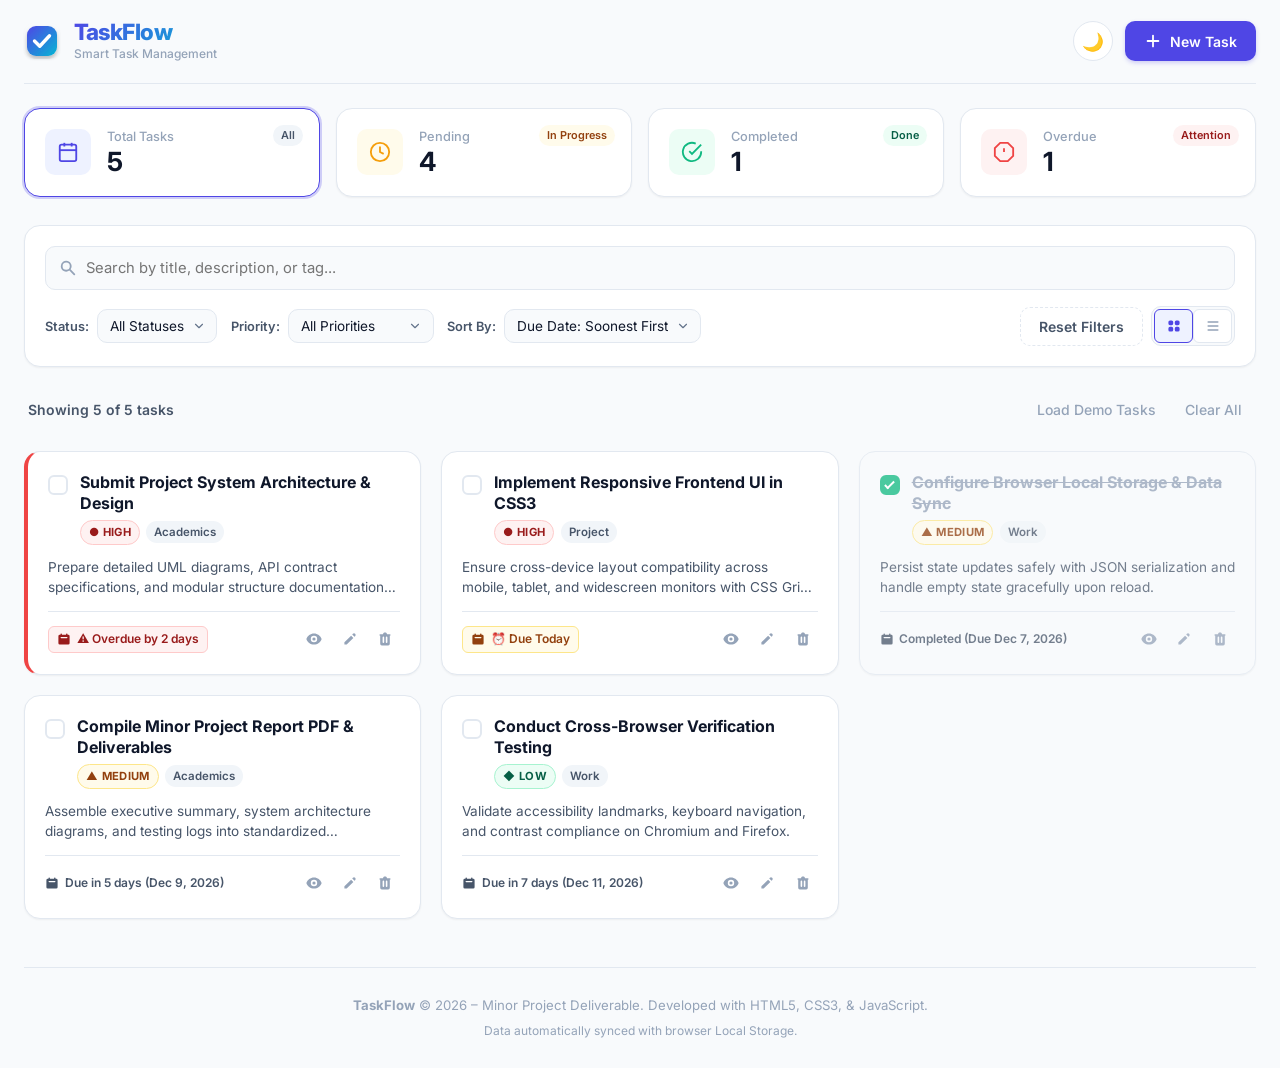
<file: source_code/index.html>
<!DOCTYPE html>
<html lang="en">
<head>
  <meta charset="UTF-8">
  <meta name="viewport" content="width=device-width, initial-scale=1.0">
  <meta name="description" content="TaskFlow - A modern, responsive Task Management Web Application with local storage persistence, priority indicators, sorting, and filtering.">
  <title>TaskFlow – Task Management Application</title>
  <link rel="icon" type="image/svg+xml" href="assets/logo.svg">
  <!-- Google Fonts: Inter -->
  <link rel="preconnect" href="https://fonts.googleapis.com">
  <link rel="preconnect" href="https://fonts.gstatic.com" crossorigin>
  <link href="https://fonts.googleapis.com/css2?family=Inter:wght@300;400;500;600;700;800&display=swap" rel="stylesheet">
  <!-- Application Stylesheet -->
  <link rel="stylesheet" href="style.css">
</head>
<body data-theme="light">
  <!-- Application Wrapper -->
  <div class="app-container">
    
    <!-- Top Navigation Bar -->
    <header class="app-header">
      <div class="header-inner">
        <div class="brand">
          <img src="assets/logo.svg" alt="TaskFlow Logo" class="brand-logo" width="36" height="36">
          <div class="brand-text">
            <h1 class="brand-title">TaskFlow</h1>
            <span class="brand-subtitle">Smart Task Management</span>
          </div>
        </div>

        <div class="header-actions">
          <button id="themeToggleBtn" class="btn btn-icon" title="Toggle Dark/Light Mode" aria-label="Toggle theme">
            <span class="theme-icon light-icon">🌙</span>
            <span class="theme-icon dark-icon">☀️</span>
          </button>
          <button id="openCreateModalBtn" class="btn btn-primary">
            <svg class="btn-icon-svg" viewBox="0 0 20 20" fill="currentColor" width="18" height="18">
              <path fill-rule="evenodd" d="M10 3a1 1 0 011 1v5h5a1 1 0 110 2h-5v5a1 1 0 11-2 0v-5H4a1 1 0 110-2h5V4a1 1 0 011-1z" clip-rule="evenodd" />
            </svg>
            <span>New Task</span>
          </button>
        </div>
      </div>
    </header>

    <!-- Main Content Area -->
    <main class="main-content">

      <!-- Metrics / Dashboard Section -->
      <section class="dashboard-section" aria-label="Task Statistics">
        <div class="stats-grid">
          
          <div class="stat-card" data-filter="all" tabindex="0" role="button" title="View all tasks">
            <div class="stat-icon-wrapper total-icon">
              <svg viewBox="0 0 24 24" fill="none" stroke="currentColor" stroke-width="2">
                <rect x="3" y="4" width="18" height="18" rx="2" ry="2"></rect>
                <line x1="16" y1="2" x2="16" y2="6"></line>
                <line x1="8" y1="2" x2="8" y2="6"></line>
                <line x1="3" y1="10" x2="21" y2="10"></line>
              </svg>
            </div>
            <div class="stat-info">
              <span class="stat-label">Total Tasks</span>
              <span class="stat-value" id="statTotal">0</span>
            </div>
            <div class="stat-pill">All</div>
          </div>

          <div class="stat-card" data-filter="pending" tabindex="0" role="button" title="Filter pending tasks">
            <div class="stat-icon-wrapper pending-icon">
              <svg viewBox="0 0 24 24" fill="none" stroke="currentColor" stroke-width="2">
                <circle cx="12" cy="12" r="10"></circle>
                <polyline points="12 6 12 12 16 14"></polyline>
              </svg>
            </div>
            <div class="stat-info">
              <span class="stat-label">Pending</span>
              <span class="stat-value" id="statPending">0</span>
            </div>
            <div class="stat-pill status-pending-pill">In Progress</div>
          </div>

          <div class="stat-card" data-filter="completed" tabindex="0" role="button" title="Filter completed tasks">
            <div class="stat-icon-wrapper completed-icon">
              <svg viewBox="0 0 24 24" fill="none" stroke="currentColor" stroke-width="2">
                <path d="M22 11.08V12a10 10 0 1 1-5.93-9.14"></path>
                <polyline points="22 4 12 14.01 9 11.01"></polyline>
              </svg>
            </div>
            <div class="stat-info">
              <span class="stat-label">Completed</span>
              <span class="stat-value" id="statCompleted">0</span>
            </div>
            <div class="stat-pill status-completed-pill">Done</div>
          </div>

          <div class="stat-card" data-filter="overdue" tabindex="0" role="button" title="Filter overdue tasks">
            <div class="stat-icon-wrapper overdue-icon">
              <svg viewBox="0 0 24 24" fill="none" stroke="currentColor" stroke-width="2">
                <polygon points="7.86 2 16.14 2 22 7.86 22 16.14 16.14 22 7.86 22 2 16.14 2 7.86 7.86 2"></polygon>
                <line x1="12" y1="8" x2="12" y2="12"></line>
                <line x1="12" y1="16" x2="12.01" y2="16"></line>
              </svg>
            </div>
            <div class="stat-info">
              <span class="stat-label">Overdue</span>
              <span class="stat-value" id="statOverdue">0</span>
            </div>
            <div class="stat-pill status-overdue-pill">Attention</div>
          </div>

        </div>
      </section>

      <!-- Filter, Search, and Sort Controls Section -->
      <section class="controls-section" aria-label="Task Filters and Search">
        <div class="controls-card">
          
          <!-- Search Box -->
          <div class="search-box">
            <svg class="search-icon" viewBox="0 0 20 20" fill="currentColor">
              <path fill-rule="evenodd" d="M8 4a4 4 0 100 8 4 4 0 000-8zM2 8a6 6 0 1110.89 3.476l4.817 4.817a1 1 0 01-1.414 1.414l-4.816-4.816A6 6 0 012 8z" clip-rule="evenodd" />
            </svg>
            <input type="text" id="searchInput" placeholder="Search by title, description, or tag..." aria-label="Search tasks">
            <button id="clearSearchBtn" class="clear-search-btn" title="Clear search" aria-label="Clear search">&times;</button>
          </div>

          <!-- Dropdowns & Filters Container -->
          <div class="filters-row">
            
            <!-- Status Filter -->
            <div class="control-group">
              <label for="statusFilter">Status:</label>
              <select id="statusFilter" class="form-select">
                <option value="all">All Statuses</option>
                <option value="pending">Pending</option>
                <option value="completed">Completed</option>
                <option value="overdue">Overdue</option>
              </select>
            </div>

            <!-- Priority Filter -->
            <div class="control-group">
              <label for="priorityFilter">Priority:</label>
              <select id="priorityFilter" class="form-select">
                <option value="all">All Priorities</option>
                <option value="high">High Priority</option>
                <option value="medium">Medium Priority</option>
                <option value="low">Low Priority</option>
              </select>
            </div>

            <!-- Sort By -->
            <div class="control-group">
              <label for="sortBy">Sort By:</label>
              <select id="sortBy" class="form-select">
                <option value="dueDate_asc">Due Date: Soonest First</option>
                <option value="dueDate_desc">Due Date: Furthest First</option>
                <option value="priority_desc">Priority: High to Low</option>
                <option value="priority_asc">Priority: Low to High</option>
                <option value="createdAt_desc">Created: Newest First</option>
                <option value="createdAt_asc">Created: Oldest First</option>
                <option value="title_asc">Title: A to Z</option>
              </select>
            </div>

            <!-- View Toggle & Reset -->
            <div class="control-buttons">
              <button id="resetFiltersBtn" class="btn btn-ghost" title="Reset all search and filter conditions">
                <span>Reset Filters</span>
              </button>

              <div class="view-switch-group" role="group" aria-label="View switch">
                <button id="gridViewBtn" class="btn btn-view active" title="Grid View" aria-label="Grid view">
                  <svg viewBox="0 0 20 20" fill="currentColor" width="16" height="16">
                    <path d="M5 3a2 2 0 00-2 2v2a2 2 0 002 2h2a2 2 0 002-2V5a2 2 0 00-2-2H5zM5 11a2 2 0 00-2 2v2a2 2 0 002 2h2a2 2 0 002-2v-2a2 2 0 00-2-2H5zM11 5a2 2 0 012-2h2a2 2 0 012 2v2a2 2 0 01-2 2h-2a2 2 0 01-2-2V5zM11 13a2 2 0 012-2h2a2 2 0 012 2v2a2 2 0 01-2 2h-2a2 2 0 01-2-2v-2z" />
                  </svg>
                </button>
                <button id="listViewBtn" class="btn btn-view" title="List View" aria-label="List view">
                  <svg viewBox="0 0 20 20" fill="currentColor" width="16" height="16">
                    <path fill-rule="evenodd" d="M3 5a1 1 0 011-1h12a1 1 0 110 2H4a1 1 0 01-1-1zM3 10a1 1 0 011-1h12a1 1 0 110 2H4a1 1 0 01-1-1zM3 15a1 1 0 011-1h12a1 1 0 110 2H4a1 1 0 01-1-1z" clip-rule="evenodd" />
                  </svg>
                </button>
              </div>
            </div>

          </div>
        </div>
      </section>

      <!-- Active Filter Status & Task Count Indicator -->
      <section class="task-header-bar">
        <div class="task-count-info">
          <span id="taskCountText">Showing 0 tasks</span>
          <span id="activeFilterBadge" class="active-badge hidden">Filtered</span>
        </div>
        <div class="batch-actions">
          <button id="loadSampleDataBtn" class="btn btn-text" title="Reload sample demonstration tasks">
            Load Demo Tasks
          </button>
          <button id="clearAllTasksBtn" class="btn btn-text text-danger" title="Remove all tasks from local storage">
            Clear All
          </button>
        </div>
      </section>

      <!-- Task Cards Container -->
      <section class="task-list-section" aria-label="Task List">
        <div id="taskListContainer" class="task-container grid-view">
          <!-- Dynamically populated by script.js -->
        </div>

        <!-- Empty State Container -->
        <div id="emptyStateContainer" class="empty-state hidden">
          <div class="empty-state-icon">📋</div>
          <h3 class="empty-state-title" id="emptyStateTitle">No tasks found</h3>
          <p class="empty-state-desc" id="emptyStateDesc">Get started by creating a new task to stay organized and productive.</p>
          <button id="emptyStateActionBtn" class="btn btn-primary mt-3">
            + Create Your First Task
          </button>
        </div>
      </section>

    </main>

    <!-- App Footer -->
    <footer class="app-footer">
      <div class="footer-content">
        <p><strong>TaskFlow</strong> &copy; 2026 – Minor Project Deliverable. Developed with HTML5, CSS3, &amp; JavaScript.</p>
        <p class="footer-meta">Data automatically synced with browser Local Storage.</p>
      </div>
    </footer>

  </div>

  <!-- ==================== MODALS ==================== -->

  <!-- Create / Edit Task Modal -->
  <div id="taskModal" class="modal-overlay hidden" role="dialog" aria-modal="true" aria-labelledby="modalTitle">
    <div class="modal-card">
      <div class="modal-header">
        <h2 id="modalTitle" class="modal-heading">Create New Task</h2>
        <button id="closeModalBtn" class="btn-close" aria-label="Close dialog">&times;</button>
      </div>

      <form id="taskForm" novalidate>
        <input type="hidden" id="taskId">

        <!-- Title Field -->
        <div class="form-group">
          <label for="taskTitleInput" class="form-label">
            Task Title <span class="required-star">*</span>
          </label>
          <input 
            type="text" 
            id="taskTitleInput" 
            class="form-control" 
            placeholder="e.g., Complete System Design Document" 
            maxlength="100" 
            required>
          <span class="validation-msg" id="titleError"></span>
        </div>

        <!-- Description Field -->
        <div class="form-group">
          <label for="taskDescInput" class="form-label">
            Description <span class="optional-tag">(Optional)</span>
          </label>
          <textarea 
            id="taskDescInput" 
            class="form-control textarea" 
            rows="3" 
            placeholder="Add comprehensive notes, milestones, or instructions..." 
            maxlength="500"></textarea>
          <div class="char-counter"><span id="descCharCount">0</span>/500</div>
        </div>

        <!-- Grid: Priority & Category -->
        <div class="form-row-2">
          
          <!-- Priority Field -->
          <div class="form-group">
            <label for="taskPriorityInput" class="form-label">
              Priority <span class="required-star">*</span>
            </label>
            <select id="taskPriorityInput" class="form-control" required>
              <option value="high">🔴 High Priority</option>
              <option value="medium" selected>🟡 Medium Priority</option>
              <option value="low">🟢 Low Priority</option>
            </select>
            <span class="validation-msg" id="priorityError"></span>
          </div>

          <!-- Category / Tag Field -->
          <div class="form-group">
            <label for="taskCategoryInput" class="form-label">
              Category / Tag
            </label>
            <select id="taskCategoryInput" class="form-control">
              <option value="Work">💼 Work</option>
              <option value="Personal">🏡 Personal</option>
              <option value="Academics">📚 Academics</option>
              <option value="Project">🚀 Project</option>
              <option value="Finance">💳 Finance</option>
              <option value="Health">🏃 Health</option>
            </select>
          </div>

        </div>

        <!-- Due Date Field -->
        <div class="form-group">
          <label for="taskDueDateInput" class="form-label">
            Due Date <span class="required-star">*</span>
          </label>
          <input 
            type="date" 
            id="taskDueDateInput" 
            class="form-control" 
            required>
          <span class="validation-msg" id="dueDateError"></span>
        </div>

        <!-- Modal Footer Actions -->
        <div class="modal-footer">
          <button type="button" id="cancelModalBtn" class="btn btn-secondary">Cancel</button>
          <button type="submit" id="saveTaskBtn" class="btn btn-primary">
            <span id="saveBtnText">Save Task</span>
          </button>
        </div>

      </form>
    </div>
  </div>

  <!-- Delete Confirmation Modal -->
  <div id="deleteModal" class="modal-overlay hidden" role="dialog" aria-modal="true" aria-labelledby="deleteModalTitle">
    <div class="modal-card modal-confirm">
      <div class="confirm-icon danger">
        <svg viewBox="0 0 24 24" fill="none" stroke="currentColor" stroke-width="2">
          <circle cx="12" cy="12" r="10"></circle>
          <line x1="12" y1="8" x2="12" y2="12"></line>
          <line x1="12" y1="16" x2="12.01" y2="16"></line>
        </svg>
      </div>
      <h3 id="deleteModalTitle" class="confirm-title">Delete Task?</h3>
      <p class="confirm-message">
        Are you sure you want to permanently delete <strong id="deleteTaskTitle">this task</strong>? This action cannot be undone.
      </p>
      <div class="modal-footer justify-center">
        <button id="cancelDeleteBtn" class="btn btn-secondary">Cancel</button>
        <button id="confirmDeleteBtn" class="btn btn-danger">Yes, Delete Task</button>
      </div>
    </div>
  </div>

  <!-- View Details Modal -->
  <div id="viewModal" class="modal-overlay hidden" role="dialog" aria-modal="true" aria-labelledby="viewTaskTitle">
    <div class="modal-card">
      <div class="modal-header">
        <div class="modal-title-row">
          <span id="viewTaskPriorityBadge" class="priority-badge">Medium</span>
          <span id="viewTaskCategoryBadge" class="category-badge">Work</span>
        </div>
        <button id="closeViewModalBtn" class="btn-close" aria-label="Close dialog">&times;</button>
      </div>

      <div class="view-body">
        <h2 id="viewTaskTitle" class="view-task-title">Task Title</h2>
        <div class="view-status-row">
          <span id="viewTaskStatusPill" class="stat-pill">Pending</span>
          <span id="viewTaskDueDateBadge" class="due-badge">Due Nov 15</span>
        </div>

        <div class="view-section">
          <h4 class="view-section-heading">Description</h4>
          <p id="viewTaskDesc" class="view-task-desc">No description provided.</p>
        </div>

        <div class="view-metadata-grid">
          <div class="meta-item">
            <span class="meta-label">Created At</span>
            <span id="viewTaskCreatedAt" class="meta-val">-</span>
          </div>
          <div class="meta-item">
            <span class="meta-label">Due Date</span>
            <span id="viewTaskDueDate" class="meta-val">-</span>
          </div>
          <div class="meta-item">
            <span class="meta-label">Task Status</span>
            <span id="viewTaskStatus" class="meta-val">-</span>
          </div>
          <div class="meta-item">
            <span class="meta-label">Identifier</span>
            <span id="viewTaskId" class="meta-val">-</span>
          </div>
        </div>
      </div>

      <div class="modal-footer">
        <button id="viewEditBtn" class="btn btn-secondary">Edit Task</button>
        <button id="closeViewBtn" class="btn btn-primary">Close</button>
      </div>
    </div>
  </div>

  <!-- Toast Notification Container -->
  <div id="toastContainer" class="toast-container" aria-live="polite"></div>

  <!-- Application Script -->
  <script src="script.js"></script>
</body>
</html>
</file>
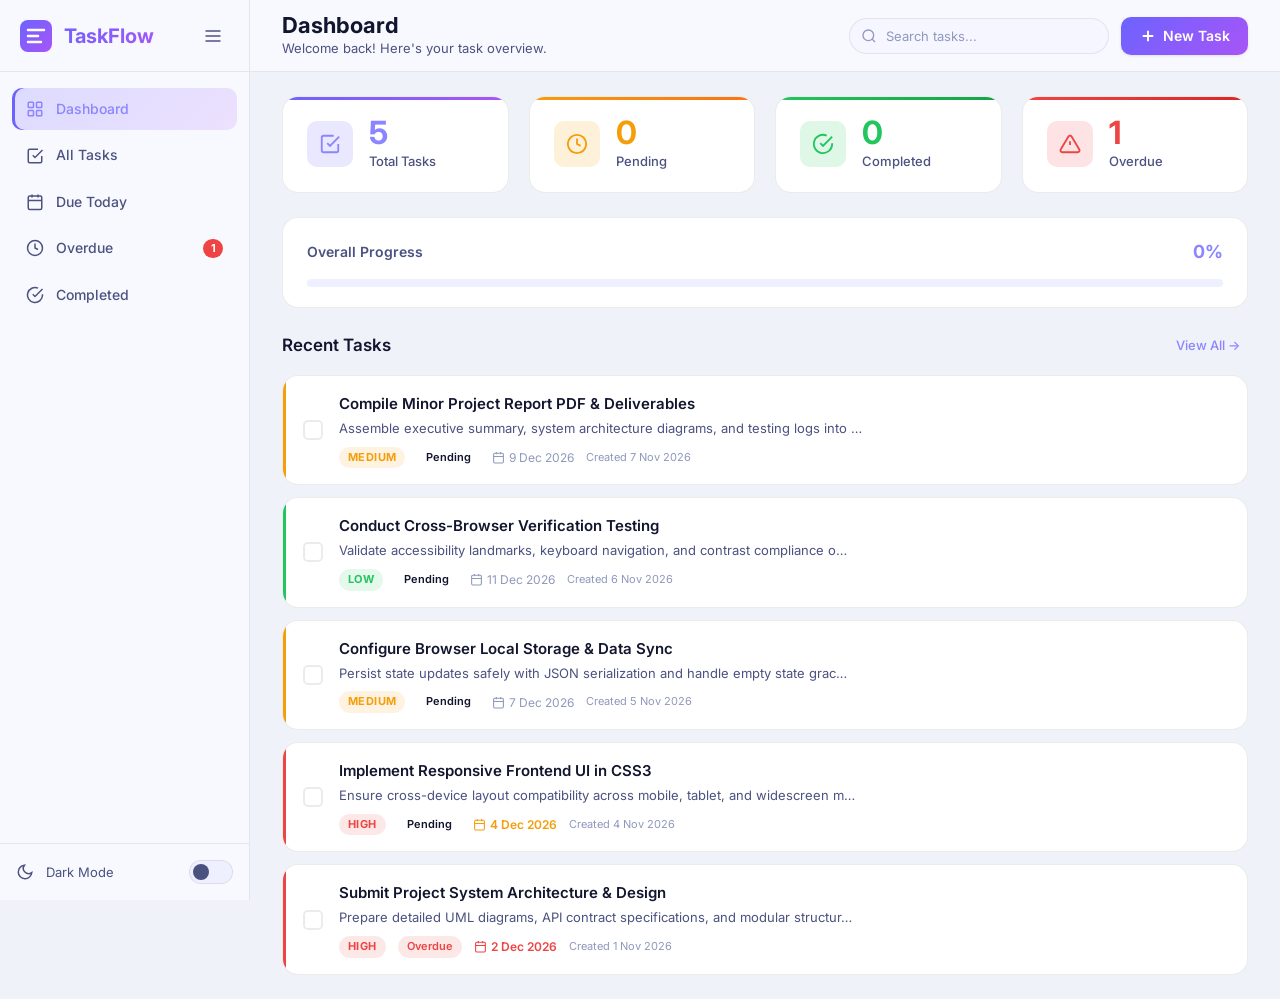
<file: TaskFlow_Minor_Project/source_code/index.html>
<!DOCTYPE html>
<html lang="en">
<head>
  <meta charset="UTF-8" />
  <meta name="viewport" content="width=device-width, initial-scale=1.0" />
  <meta name="description" content="TaskFlow – A premium task management web application. Create, organize, search, filter, and track your tasks with ease." />
  <meta name="keywords" content="task management, todo app, productivity, taskflow" />
  <meta name="author" content="TaskFlow" />
  <title>TaskFlow – Task Management</title>

  <!-- Google Fonts -->
  <link rel="preconnect" href="https://fonts.googleapis.com" />
  <link rel="preconnect" href="https://fonts.gstatic.com" crossorigin />
  <link href="https://fonts.googleapis.com/css2?family=Inter:wght@300;400;500;600;700;800&display=swap" rel="stylesheet" />

  <!-- Main Stylesheet -->
  <link rel="stylesheet" href="style.css" />

  <!-- Favicon inline SVG -->
  <link rel="icon" href="data:image/svg+xml,<svg xmlns='http://www.w3.org/2000/svg' viewBox='0 0 32 32'><rect width='32' height='32' rx='8' fill='%236c63ff'/><path d='M8 10h16M8 16h10M8 22h13' stroke='white' stroke-width='2.5' stroke-linecap='round'/></svg>" />
</head>
<body>

  <!-- ===== SIDEBAR ===== -->
  <aside class="sidebar" id="sidebar" role="navigation" aria-label="Main navigation">
    <div class="sidebar-header">
      <div class="logo">
        <svg class="logo-icon" viewBox="0 0 32 32" fill="none" xmlns="http://www.w3.org/2000/svg" aria-hidden="true">
          <rect width="32" height="32" rx="8" fill="url(#logoGrad)"/>
          <path d="M8 10h16M8 16h10M8 22h13" stroke="white" stroke-width="2.5" stroke-linecap="round"/>
          <defs>
            <linearGradient id="logoGrad" x1="0" y1="0" x2="32" y2="32" gradientUnits="userSpaceOnUse">
              <stop stop-color="#6c63ff"/>
              <stop offset="1" stop-color="#a855f7"/>
            </linearGradient>
          </defs>
        </svg>
        <span class="logo-text">TaskFlow</span>
      </div>
      <button class="sidebar-toggle" id="sidebarToggle" aria-label="Toggle sidebar">
        <svg viewBox="0 0 24 24" fill="none" stroke="currentColor" stroke-width="2"><path d="M3 12h18M3 6h18M3 18h18"/></svg>
      </button>
    </div>

    <nav class="sidebar-nav">
      <a href="#" class="nav-item active" id="nav-dashboard" data-view="dashboard" aria-current="page">
        <svg class="nav-icon" viewBox="0 0 24 24" fill="none" stroke="currentColor" stroke-width="2"><rect x="3" y="3" width="7" height="7" rx="1"/><rect x="14" y="3" width="7" height="7" rx="1"/><rect x="14" y="14" width="7" height="7" rx="1"/><rect x="3" y="14" width="7" height="7" rx="1"/></svg>
        <span>Dashboard</span>
      </a>
      <a href="#" class="nav-item" id="nav-tasks" data-view="tasks">
        <svg class="nav-icon" viewBox="0 0 24 24" fill="none" stroke="currentColor" stroke-width="2"><path d="M9 11l3 3L22 4"/><path d="M21 12v7a2 2 0 01-2 2H5a2 2 0 01-2-2V5a2 2 0 012-2h11"/></svg>
        <span>All Tasks</span>
        <span class="nav-badge" id="pendingBadge">0</span>
      </a>
      <a href="#" class="nav-item" id="nav-today" data-view="today">
        <svg class="nav-icon" viewBox="0 0 24 24" fill="none" stroke="currentColor" stroke-width="2"><rect x="3" y="4" width="18" height="18" rx="2"/><path d="M16 2v4M8 2v4M3 10h18"/></svg>
        <span>Due Today</span>
      </a>
      <a href="#" class="nav-item" id="nav-overdue" data-view="overdue">
        <svg class="nav-icon" viewBox="0 0 24 24" fill="none" stroke="currentColor" stroke-width="2"><circle cx="12" cy="12" r="10"/><path d="M12 6v6l4 2"/></svg>
        <span>Overdue</span>
        <span class="nav-badge overdue-badge" id="overdueBadge">0</span>
      </a>
      <a href="#" class="nav-item" id="nav-completed" data-view="completed">
        <svg class="nav-icon" viewBox="0 0 24 24" fill="none" stroke="currentColor" stroke-width="2"><path d="M22 11.08V12a10 10 0 11-5.93-9.14"/><path d="M22 4L12 14.01l-3-3"/></svg>
        <span>Completed</span>
      </a>
    </nav>

    <div class="sidebar-footer">
      <div class="theme-toggle-wrap">
        <svg viewBox="0 0 24 24" fill="none" stroke="currentColor" stroke-width="2" width="18"><path d="M21 12.79A9 9 0 1111.21 3 7 7 0 0021 12.79z"/></svg>
        <span>Dark Mode</span>
        <label class="toggle-switch" aria-label="Toggle dark mode">
          <input type="checkbox" id="themeToggle" checked />
          <span class="toggle-slider"></span>
        </label>
      </div>
    </div>
  </aside>

  <!-- ===== MAIN CONTENT ===== -->
  <main class="main-content" id="mainContent">

    <!-- Top Bar -->
    <header class="topbar">
      <div class="topbar-left">
        <button class="mobile-menu-btn" id="mobileMenuBtn" aria-label="Open menu">
          <svg viewBox="0 0 24 24" fill="none" stroke="currentColor" stroke-width="2"><path d="M3 12h18M3 6h18M3 18h12"/></svg>
        </button>
        <div class="page-title-wrap">
          <h1 class="page-title" id="pageTitle">Dashboard</h1>
          <p class="page-subtitle" id="pageSubtitle">Welcome back! Here's your task overview.</p>
        </div>
      </div>
      <div class="topbar-right">
        <div class="search-wrapper" id="globalSearchWrapper">
          <svg class="search-icon-sm" viewBox="0 0 24 24" fill="none" stroke="currentColor" stroke-width="2"><circle cx="11" cy="11" r="8"/><path d="M21 21l-4.35-4.35"/></svg>
          <input type="text" id="globalSearch" class="global-search" placeholder="Search tasks..." aria-label="Search tasks" />
        </div>
        <button class="btn-primary btn-add-task" id="openAddModal" aria-label="Add new task">
          <svg viewBox="0 0 24 24" fill="none" stroke="currentColor" stroke-width="2.5"><path d="M12 5v14M5 12h14"/></svg>
          <span>New Task</span>
        </button>
      </div>
    </header>

    <!-- ===== DASHBOARD VIEW ===== -->
    <section class="view active" id="view-dashboard">
      <!-- Stats Cards -->
      <div class="stats-grid">
        <div class="stat-card total" role="region" aria-label="Total tasks">
          <div class="stat-icon">
            <svg viewBox="0 0 24 24" fill="none" stroke="currentColor" stroke-width="2"><path d="M9 11l3 3L22 4"/><path d="M21 12v7a2 2 0 01-2 2H5a2 2 0 01-2-2V5a2 2 0 012-2h11"/></svg>
          </div>
          <div class="stat-info">
            <span class="stat-number" id="statTotal">0</span>
            <span class="stat-label">Total Tasks</span>
          </div>
          <div class="stat-trend" id="trendTotal"></div>
        </div>
        <div class="stat-card pending" role="region" aria-label="Pending tasks">
          <div class="stat-icon">
            <svg viewBox="0 0 24 24" fill="none" stroke="currentColor" stroke-width="2"><circle cx="12" cy="12" r="10"/><path d="M12 6v6l4 2"/></svg>
          </div>
          <div class="stat-info">
            <span class="stat-number" id="statPending">0</span>
            <span class="stat-label">Pending</span>
          </div>
        </div>
        <div class="stat-card completed" role="region" aria-label="Completed tasks">
          <div class="stat-icon">
            <svg viewBox="0 0 24 24" fill="none" stroke="currentColor" stroke-width="2"><path d="M22 11.08V12a10 10 0 11-5.93-9.14"/><path d="M22 4L12 14.01l-3-3"/></svg>
          </div>
          <div class="stat-info">
            <span class="stat-number" id="statCompleted">0</span>
            <span class="stat-label">Completed</span>
          </div>
        </div>
        <div class="stat-card overdue" role="region" aria-label="Overdue tasks">
          <div class="stat-icon">
            <svg viewBox="0 0 24 24" fill="none" stroke="currentColor" stroke-width="2"><path d="M10.29 3.86L1.82 18a2 2 0 001.71 3h16.94a2 2 0 001.71-3L13.71 3.86a2 2 0 00-3.42 0z"/><path d="M12 9v4M12 17h.01"/></svg>
          </div>
          <div class="stat-info">
            <span class="stat-number" id="statOverdue">0</span>
            <span class="stat-label">Overdue</span>
          </div>
        </div>
      </div>

      <!-- Progress Bar -->
      <div class="progress-section">
        <div class="progress-header">
          <span class="progress-title">Overall Progress</span>
          <span class="progress-pct" id="progressPct">0%</span>
        </div>
        <div class="progress-bar-track" role="progressbar" aria-valuenow="0" aria-valuemin="0" aria-valuemax="100" id="progressBarTrack">
          <div class="progress-bar-fill" id="progressBarFill"></div>
        </div>
      </div>

      <!-- Recent Tasks -->
      <div class="section-header">
        <h2 class="section-title">Recent Tasks</h2>
        <button class="btn-text" id="viewAllBtn">View All →</button>
      </div>
      <div class="task-list" id="recentTaskList"></div>
      <div class="empty-state hidden" id="dashEmptyState">
        <svg viewBox="0 0 100 100" fill="none" xmlns="http://www.w3.org/2000/svg">
          <circle cx="50" cy="50" r="40" fill="rgba(108,99,255,0.1)"/>
          <path d="M30 50h40M30 38h40M30 62h25" stroke="#6c63ff" stroke-width="4" stroke-linecap="round"/>
        </svg>
        <h3>No tasks yet!</h3>
        <p>Click <strong>New Task</strong> to get started.</p>
        <button class="btn-primary" id="dashAddBtn">+ Add Your First Task</button>
      </div>
    </section>

    <!-- ===== ALL TASKS VIEW ===== -->
    <section class="view" id="view-tasks">
      <!-- Filters & Sort Bar -->
      <div class="filter-bar">
        <div class="filter-group">
          <label for="filterStatus" class="filter-label">Status</label>
          <select id="filterStatus" class="filter-select" aria-label="Filter by status">
            <option value="all">All Status</option>
            <option value="pending">Pending</option>
            <option value="completed">Completed</option>
            <option value="overdue">Overdue</option>
          </select>
        </div>
        <div class="filter-group">
          <label for="filterPriority" class="filter-label">Priority</label>
          <select id="filterPriority" class="filter-select" aria-label="Filter by priority">
            <option value="all">All Priorities</option>
            <option value="high">High</option>
            <option value="medium">Medium</option>
            <option value="low">Low</option>
          </select>
        </div>
        <div class="filter-group">
          <label for="sortBy" class="filter-label">Sort By</label>
          <select id="sortBy" class="filter-select" aria-label="Sort tasks">
            <option value="createdDate-desc">Newest First</option>
            <option value="createdDate-asc">Oldest First</option>
            <option value="dueDate-asc">Due Date (Earliest)</option>
            <option value="dueDate-desc">Due Date (Latest)</option>
            <option value="priority-desc">Priority (High→Low)</option>
            <option value="priority-asc">Priority (Low→High)</option>
            <option value="title-asc">Title (A–Z)</option>
            <option value="title-desc">Title (Z–A)</option>
          </select>
        </div>
        <button class="btn-ghost btn-clear-filters" id="clearFiltersBtn" aria-label="Clear all filters">
          <svg viewBox="0 0 24 24" fill="none" stroke="currentColor" stroke-width="2"><path d="M3 6h18M6 6l1 14h10l1-14M10 11v5M14 11v5M9 6V4h6v2"/></svg>
          Clear
        </button>
      </div>

      <!-- Results summary -->
      <div class="results-summary" id="resultsSummary">Showing all tasks</div>

      <!-- Task List Container -->
      <div class="task-list" id="allTaskList"></div>

      <!-- Empty State -->
      <div class="empty-state hidden" id="allEmptyState">
        <svg viewBox="0 0 100 100" fill="none" xmlns="http://www.w3.org/2000/svg">
          <circle cx="50" cy="50" r="40" fill="rgba(108,99,255,0.1)"/>
          <circle cx="50" cy="35" r="10" stroke="#6c63ff" stroke-width="4"/>
          <path d="M30 75c0-11 9-20 20-20s20 9 20 20" stroke="#6c63ff" stroke-width="4" stroke-linecap="round"/>
        </svg>
        <h3>No tasks found</h3>
        <p id="allEmptyMsg">Try adjusting your filters or search query.</p>
      </div>
    </section>

    <!-- ===== TODAY VIEW ===== -->
    <section class="view" id="view-today">
      <div class="task-list" id="todayTaskList"></div>
      <div class="empty-state hidden" id="todayEmptyState">
        <svg viewBox="0 0 100 100" fill="none" xmlns="http://www.w3.org/2000/svg">
          <circle cx="50" cy="50" r="40" fill="rgba(108,99,255,0.1)"/>
          <path d="M35 30h30v40H35z" stroke="#6c63ff" stroke-width="4" stroke-linejoin="round"/>
          <path d="M40 45h20M40 55h14" stroke="#6c63ff" stroke-width="3" stroke-linecap="round"/>
          <path d="M43 30V26M57 30V26" stroke="#6c63ff" stroke-width="3" stroke-linecap="round"/>
        </svg>
        <h3>Nothing due today!</h3>
        <p>You're all clear for today. Great job!</p>
      </div>
    </section>

    <!-- ===== OVERDUE VIEW ===== -->
    <section class="view" id="view-overdue">
      <div class="task-list" id="overdueTaskList"></div>
      <div class="empty-state hidden" id="overdueEmptyState">
        <svg viewBox="0 0 100 100" fill="none" xmlns="http://www.w3.org/2000/svg">
          <circle cx="50" cy="50" r="40" fill="rgba(34,197,94,0.1)"/>
          <path d="M30 50l14 14 26-28" stroke="#22c55e" stroke-width="4" stroke-linecap="round" stroke-linejoin="round"/>
        </svg>
        <h3>No overdue tasks!</h3>
        <p>You're right on schedule. Keep it up!</p>
      </div>
    </section>

    <!-- ===== COMPLETED VIEW ===== -->
    <section class="view" id="view-completed">
      <div class="task-list" id="completedTaskList"></div>
      <div class="empty-state hidden" id="completedEmptyState">
        <svg viewBox="0 0 100 100" fill="none" xmlns="http://www.w3.org/2000/svg">
          <circle cx="50" cy="50" r="40" fill="rgba(108,99,255,0.1)"/>
          <path d="M50 25v25l15 10" stroke="#6c63ff" stroke-width="4" stroke-linecap="round" stroke-linejoin="round"/>
        </svg>
        <h3>No completed tasks yet</h3>
        <p>Complete some tasks to see them here.</p>
      </div>
    </section>

  </main><!-- /main-content -->

  <!-- ===== FLOATING ADD BUTTON (Mobile) ===== -->
  <button class="fab" id="fabBtn" aria-label="Add new task">
    <svg viewBox="0 0 24 24" fill="none" stroke="currentColor" stroke-width="2.5"><path d="M12 5v14M5 12h14"/></svg>
  </button>

  <!-- ===== SIDEBAR OVERLAY (Mobile) ===== -->
  <div class="sidebar-overlay" id="sidebarOverlay" aria-hidden="true"></div>

  <!-- ===== TASK MODAL ===== -->
  <div class="modal-backdrop" id="taskModalBackdrop" role="dialog" aria-modal="true" aria-labelledby="modalTitle" aria-hidden="true">
    <div class="modal" id="taskModal">
      <div class="modal-header">
        <h2 class="modal-title" id="modalTitle">New Task</h2>
        <button class="modal-close" id="closeModal" aria-label="Close modal">
          <svg viewBox="0 0 24 24" fill="none" stroke="currentColor" stroke-width="2"><path d="M18 6L6 18M6 6l12 12"/></svg>
        </button>
      </div>
      <form class="modal-form" id="taskForm" novalidate>
        <!-- Hidden ID for edit mode -->
        <input type="hidden" id="taskId" />

        <div class="form-group">
          <label for="taskTitle" class="form-label">Task Title <span class="required">*</span></label>
          <input type="text" id="taskTitle" class="form-input" placeholder="e.g. Complete project report" maxlength="120" required aria-required="true" />
          <span class="field-error" id="titleError" role="alert"></span>
          <span class="char-count" id="titleCount">0/120</span>
        </div>

        <div class="form-group">
          <label for="taskDesc" class="form-label">Description</label>
          <textarea id="taskDesc" class="form-input form-textarea" placeholder="Add more details about this task..." maxlength="500"></textarea>
          <span class="char-count" id="descCount">0/500</span>
        </div>

        <div class="form-row">
          <div class="form-group">
            <label for="taskPriority" class="form-label">Priority <span class="required">*</span></label>
            <select id="taskPriority" class="form-input form-select" required aria-required="true">
              <option value="">Select priority</option>
              <option value="high">🔴 High</option>
              <option value="medium">🟠 Medium</option>
              <option value="low">🟢 Low</option>
            </select>
            <span class="field-error" id="priorityError" role="alert"></span>
          </div>
          <div class="form-group">
            <label for="taskDueDate" class="form-label">Due Date <span class="required">*</span></label>
            <input type="date" id="taskDueDate" class="form-input" required aria-required="true" />
            <span class="field-error" id="dueDateError" role="alert"></span>
          </div>
        </div>

        <div class="modal-actions">
          <button type="button" class="btn-ghost" id="cancelModal">Cancel</button>
          <button type="submit" class="btn-primary" id="saveTaskBtn">
            <svg viewBox="0 0 24 24" fill="none" stroke="currentColor" stroke-width="2"><path d="M19 21H5a2 2 0 01-2-2V5a2 2 0 012-2h11l5 5v11a2 2 0 01-2 2z"/><path d="M17 21v-8H7v8M7 3v5h8"/></svg>
            Save Task
          </button>
        </div>
      </form>
    </div>
  </div>

  <!-- ===== DELETE CONFIRM MODAL ===== -->
  <div class="modal-backdrop" id="deleteModalBackdrop" role="dialog" aria-modal="true" aria-labelledby="deleteModalTitle" aria-hidden="true">
    <div class="modal modal-sm">
      <div class="modal-header">
        <h2 class="modal-title" id="deleteModalTitle">
          <svg viewBox="0 0 24 24" fill="none" stroke="#ef4444" stroke-width="2" width="22"><path d="M10.29 3.86L1.82 18a2 2 0 001.71 3h16.94a2 2 0 001.71-3L13.71 3.86a2 2 0 00-3.42 0z"/><path d="M12 9v4M12 17h.01"/></svg>
          Delete Task
        </h2>
        <button class="modal-close" id="closeDeleteModal" aria-label="Close">
          <svg viewBox="0 0 24 24" fill="none" stroke="currentColor" stroke-width="2"><path d="M18 6L6 18M6 6l12 12"/></svg>
        </button>
      </div>
      <div class="modal-body">
        <p>Are you sure you want to permanently delete <strong id="deleteTaskName"></strong>? This action cannot be undone.</p>
      </div>
      <div class="modal-actions">
        <button class="btn-ghost" id="cancelDelete">Cancel</button>
        <button class="btn-danger" id="confirmDelete">
          <svg viewBox="0 0 24 24" fill="none" stroke="currentColor" stroke-width="2"><path d="M3 6h18M8 6V4h8v2M19 6l-1 14H6L5 6"/><path d="M10 11v5M14 11v5"/></svg>
          Delete Task
        </button>
      </div>
    </div>
  </div>

  <!-- ===== TOAST NOTIFICATION ===== -->
  <div class="toast-container" id="toastContainer" aria-live="polite" aria-atomic="true"></div>

  <!-- Main Script -->
  <script src="script.js"></script>
</body>
</html>
</file>
<file: source_code/style.css>
/* ==========================================================================
   TaskFlow – Modern Task Management Web Application
   Stylesheet (Responsive CSS3 with CSS Custom Properties / Dark & Light Themes)
   ========================================================================== */

/* ---------------- CSS Variables / Design System ---------------- */
:root {
  /* Color Palette - Light Theme */
  --bg-primary: #F8FAFC;
  --bg-secondary: #FFFFFF;
  --bg-tertiary: #F1F5F9;
  --bg-glass: rgba(255, 255, 255, 0.85);

  --text-primary: #0F172A;
  --text-secondary: #475569;
  --text-muted: #94A3B8;

  --border-subtle: #E2E8F0;
  --border-focus: #6366F1;

  --primary: #4F46E5;
  --primary-hover: #4338CA;
  --primary-light: #EEF2FF;
  --primary-ring: rgba(79, 70, 229, 0.25);

  --success: #10B981;
  --success-bg: #ECFDF5;
  --success-border: #A7F3D0;
  --success-text: #065F46;

  --warning: #F59E0B;
  --warning-bg: #FFFBEB;
  --warning-border: #FDE68A;
  --warning-text: #92400E;

  --danger: #EF4444;
  --danger-bg: #FEF2F2;
  --danger-border: #FECACA;
  --danger-text: #991B1B;

  --info: #0284C7;
  --info-bg: #F0F9FF;
  --info-border: #BAE6FD;
  --info-text: #0369A1;

  /* Elevation Shadows */
  --shadow-sm: 0 1px 2px 0 rgba(0, 0, 0, 0.05);
  --shadow-md: 0 4px 6px -1px rgba(0, 0, 0, 0.08), 0 2px 4px -2px rgba(0, 0, 0, 0.05);
  --shadow-lg: 0 10px 15px -3px rgba(0, 0, 0, 0.08), 0 4px 6px -4px rgba(0, 0, 0, 0.05);
  --shadow-xl: 0 20px 25px -5px rgba(0, 0, 0, 0.1), 0 8px 10px -6px rgba(0, 0, 0, 0.05);

  /* Typography & Layout */
  --font-sans: 'Inter', -apple-system, BlinkMacSystemFont, "Segoe UI", Roboto, sans-serif;
  --radius-sm: 6px;
  --radius-md: 10px;
  --radius-lg: 16px;
  --radius-xl: 20px;
  --radius-full: 9999px;

  --transition-fast: 0.15s ease;
  --transition-normal: 0.25s ease;
}

/* Dark Theme Overrides */
[data-theme="dark"] {
  --bg-primary: #0F172A;
  --bg-secondary: #1E293B;
  --bg-tertiary: #334155;
  --bg-glass: rgba(30, 41, 59, 0.9);

  --text-primary: #F8FAFC;
  --text-secondary: #CBD5E1;
  --text-muted: #64748B;

  --border-subtle: #334155;
  --border-focus: #818CF8;

  --primary: #6366F1;
  --primary-hover: #4F46E5;
  --primary-light: rgba(99, 102, 241, 0.15);

  --success: #34D399;
  --success-bg: rgba(16, 185, 129, 0.15);
  --success-border: rgba(16, 185, 129, 0.3);
  --success-text: #6EE7B7;

  --warning: #FBBF24;
  --warning-bg: rgba(245, 158, 11, 0.15);
  --warning-border: rgba(245, 158, 11, 0.3);
  --warning-text: #FDE68A;

  --danger: #F87171;
  --danger-bg: rgba(239, 68, 68, 0.15);
  --danger-border: rgba(239, 68, 68, 0.3);
  --danger-text: #FCA5A5;

  --info: #38BDF8;
  --info-bg: rgba(2, 132, 199, 0.15);
  --info-border: rgba(2, 132, 199, 0.3);
  --info-text: #7DD3FC;

  --shadow-sm: 0 1px 2px 0 rgba(0, 0, 0, 0.3);
  --shadow-md: 0 4px 6px -1px rgba(0, 0, 0, 0.4);
  --shadow-lg: 0 10px 15px -3px rgba(0, 0, 0, 0.5);
  --shadow-xl: 0 20px 25px -5px rgba(0, 0, 0, 0.6);
}

/* ---------------- Reset & Base Styles ---------------- */
*, *::before, *::after {
  box-sizing: border-box;
  margin: 0;
  padding: 0;
}

html {
  font-size: 16px;
  scroll-behavior: smooth;
}

body {
  font-family: var(--font-sans);
  background-color: var(--bg-primary);
  color: var(--text-primary);
  line-height: 1.5;
  min-height: 100vh;
  transition: background-color var(--transition-normal), color var(--transition-normal);
  -webkit-font-smoothing: antialiased;
}

/* ---------------- Layout Framework ---------------- */
.app-container {
  display: flex;
  flex-direction: column;
  min-height: 100vh;
  max-width: 1280px;
  margin: 0 auto;
  padding: 0 1.5rem;
}

.main-content {
  flex: 1;
  display: flex;
  flex-direction: column;
  gap: 1.75rem;
  padding-bottom: 3rem;
}

/* ---------------- Header Navigation ---------------- */
.app-header {
  padding: 1.25rem 0;
  border-bottom: 1px solid var(--border-subtle);
  margin-bottom: 1.5rem;
}

.header-inner {
  display: flex;
  align-items: center;
  justify-content: space-between;
  gap: 1rem;
}

.brand {
  display: flex;
  align-items: center;
  gap: 0.85rem;
  user-select: none;
}

.brand-logo {
  flex-shrink: 0;
  border-radius: var(--radius-md);
  box-shadow: var(--shadow-sm);
}

.brand-title {
  font-size: 1.4rem;
  font-weight: 800;
  letter-spacing: -0.025em;
  background: linear-gradient(135deg, var(--primary) 0%, #06B6D4 100%);
  -webkit-background-clip: text;
  -webkit-text-fill-color: transparent;
  line-height: 1.1;
}

.brand-subtitle {
  display: block;
  font-size: 0.75rem;
  color: var(--text-muted);
  font-weight: 500;
}

.header-actions {
  display: flex;
  align-items: center;
  gap: 0.75rem;
}

/* Theme Toggle Button */
#themeToggleBtn {
  background: var(--bg-secondary);
  border: 1px solid var(--border-subtle);
  border-radius: var(--radius-full);
  width: 40px;
  height: 40px;
  display: flex;
  align-items: center;
  justify-content: center;
  font-size: 1.1rem;
  cursor: pointer;
  transition: all var(--transition-fast);
}

#themeToggleBtn:hover {
  background: var(--bg-tertiary);
  transform: translateY(-1px);
}

[data-theme="light"] .dark-icon { display: none; }
[data-theme="light"] .light-icon { display: inline-block; }
[data-theme="dark"] .light-icon { display: none; }
[data-theme="dark"] .dark-icon { display: inline-block; }

/* ---------------- Buttons ---------------- */
.btn {
  display: inline-flex;
  align-items: center;
  justify-content: center;
  gap: 0.5rem;
  font-family: inherit;
  font-size: 0.875rem;
  font-weight: 600;
  padding: 0.625rem 1.125rem;
  border-radius: var(--radius-md);
  border: 1px solid transparent;
  cursor: pointer;
  transition: all var(--transition-fast);
  white-space: nowrap;
}

.btn:focus-visible {
  outline: 2px solid var(--border-focus);
  outline-offset: 2px;
}

.btn-primary {
  background-color: var(--primary);
  color: #FFFFFF;
  box-shadow: 0 2px 4px rgba(79, 70, 229, 0.25);
}

.btn-primary:hover {
  background-color: var(--primary-hover);
  box-shadow: 0 4px 8px rgba(79, 70, 229, 0.35);
  transform: translateY(-1px);
}

.btn-secondary {
  background-color: var(--bg-secondary);
  color: var(--text-secondary);
  border-color: var(--border-subtle);
}

.btn-secondary:hover {
  background-color: var(--bg-tertiary);
  color: var(--text-primary);
}

.btn-danger {
  background-color: var(--danger);
  color: #FFFFFF;
}

.btn-danger:hover {
  background-color: #DC2626;
  box-shadow: 0 4px 8px rgba(239, 68, 68, 0.3);
}

.btn-ghost {
  background: transparent;
  color: var(--text-secondary);
  border: 1px dashed var(--border-subtle);
}

.btn-ghost:hover {
  background: var(--bg-tertiary);
  color: var(--text-primary);
  border-style: solid;
}

.btn-text {
  background: transparent;
  border: none;
  color: var(--text-muted);
  padding: 0.35rem 0.65rem;
  font-weight: 500;
}

.btn-text:hover {
  color: var(--text-primary);
  text-decoration: underline;
}

.btn-text.text-danger:hover {
  color: var(--danger);
}

.btn-view {
  background: var(--bg-secondary);
  border: 1px solid var(--border-subtle);
  color: var(--text-muted);
  padding: 0.5rem 0.65rem;
  border-radius: var(--radius-sm);
}

.btn-view.active {
  background: var(--primary-light);
  color: var(--primary);
  border-color: var(--primary);
}

.btn-close {
  background: transparent;
  border: none;
  font-size: 1.5rem;
  line-height: 1;
  color: var(--text-muted);
  cursor: pointer;
  padding: 0.25rem 0.5rem;
  border-radius: var(--radius-sm);
}

.btn-close:hover {
  color: var(--text-primary);
  background: var(--bg-tertiary);
}

/* ---------------- Dashboard Metrics Cards ---------------- */
.stats-grid {
  display: grid;
  grid-template-columns: repeat(auto-fit, minmax(220px, 1fr));
  gap: 1rem;
}

.stat-card {
  background-color: var(--bg-secondary);
  border: 1px solid var(--border-subtle);
  border-radius: var(--radius-lg);
  padding: 1.15rem 1.25rem;
  display: flex;
  align-items: center;
  gap: 1rem;
  position: relative;
  cursor: pointer;
  box-shadow: var(--shadow-sm);
  transition: transform var(--transition-fast), box-shadow var(--transition-fast), border-color var(--transition-fast);
}

.stat-card:hover {
  transform: translateY(-2px);
  box-shadow: var(--shadow-md);
  border-color: var(--border-focus);
}

.stat-card.active-filter {
  border-color: var(--primary);
  box-shadow: 0 0 0 2px var(--primary-ring);
}

.stat-icon-wrapper {
  width: 46px;
  height: 46px;
  border-radius: var(--radius-md);
  display: flex;
  align-items: center;
  justify-content: center;
  flex-shrink: 0;
}

.stat-icon-wrapper svg {
  width: 22px;
  height: 22px;
}

.total-icon {
  background-color: var(--primary-light);
  color: var(--primary);
}

.pending-icon {
  background-color: var(--warning-bg);
  color: var(--warning);
}

.completed-icon {
  background-color: var(--success-bg);
  color: var(--success);
}

.overdue-icon {
  background-color: var(--danger-bg);
  color: var(--danger);
}

.stat-info {
  display: flex;
  flex-direction: column;
}

.stat-label {
  font-size: 0.8rem;
  font-weight: 500;
  color: var(--text-muted);
}

.stat-value {
  font-size: 1.65rem;
  font-weight: 700;
  color: var(--text-primary);
  line-height: 1.2;
}

.stat-pill {
  position: absolute;
  top: 1rem;
  right: 1rem;
  font-size: 0.68rem;
  font-weight: 600;
  padding: 0.15rem 0.5rem;
  border-radius: var(--radius-full);
  background: var(--bg-tertiary);
  color: var(--text-secondary);
}

.status-pending-pill {
  background: var(--warning-bg);
  color: var(--warning-text);
}

.status-completed-pill {
  background: var(--success-bg);
  color: var(--success-text);
}

.status-overdue-pill {
  background: var(--danger-bg);
  color: var(--danger-text);
}

/* ---------------- Filter, Search & Controls Section ---------------- */
.controls-card {
  background-color: var(--bg-secondary);
  border: 1px solid var(--border-subtle);
  border-radius: var(--radius-lg);
  padding: 1.25rem;
  box-shadow: var(--shadow-sm);
  display: flex;
  flex-direction: column;
  gap: 1rem;
}

.search-box {
  position: relative;
  width: 100%;
}

.search-icon {
  position: absolute;
  left: 0.875rem;
  top: 50%;
  transform: translateY(-50%);
  width: 18px;
  height: 18px;
  color: var(--text-muted);
  pointer-events: none;
}

.search-box input {
  width: 100%;
  padding: 0.75rem 2.5rem 0.75rem 2.5rem;
  font-family: inherit;
  font-size: 0.925rem;
  background-color: var(--bg-primary);
  color: var(--text-primary);
  border: 1px solid var(--border-subtle);
  border-radius: var(--radius-md);
  transition: all var(--transition-fast);
}

.search-box input:focus {
  outline: none;
  border-color: var(--border-focus);
  box-shadow: 0 0 0 3px var(--primary-ring);
  background-color: var(--bg-secondary);
}

.clear-search-btn {
  position: absolute;
  right: 0.75rem;
  top: 50%;
  transform: translateY(-50%);
  background: transparent;
  border: none;
  font-size: 1.25rem;
  color: var(--text-muted);
  cursor: pointer;
  display: none;
  padding: 0.2rem 0.4rem;
  border-radius: var(--radius-sm);
}

.clear-search-btn.visible {
  display: block;
}

.clear-search-btn:hover {
  color: var(--text-primary);
}

.filters-row {
  display: flex;
  flex-wrap: wrap;
  align-items: center;
  justify-content: space-between;
  gap: 0.85rem;
}

.control-group {
  display: flex;
  align-items: center;
  gap: 0.5rem;
}

.control-group label {
  font-size: 0.8rem;
  font-weight: 600;
  color: var(--text-secondary);
  white-space: nowrap;
}

.form-select {
  font-family: inherit;
  font-size: 0.85rem;
  padding: 0.5rem 2rem 0.5rem 0.75rem;
  background-color: var(--bg-primary);
  color: var(--text-primary);
  border: 1px solid var(--border-subtle);
  border-radius: var(--radius-md);
  cursor: pointer;
  appearance: none;
  background-image: url("data:image/svg+xml;charset=UTF-8,%3csvg xmlns='http://www.w3.org/2000/svg' viewBox='0 0 24 24' fill='none' stroke='%2364748B' stroke-width='2' stroke-linecap='round' stroke-linejoin='round'%3e%3cpolyline points='6 9 12 15 18 9'%3e%3c/polyline%3e%3c/svg%3e");
  background-repeat: no-repeat;
  background-position: right 0.65rem center;
  background-size: 14px;
  transition: all var(--transition-fast);
}

.form-select:focus {
  outline: none;
  border-color: var(--border-focus);
  box-shadow: 0 0 0 2px var(--primary-ring);
}

.control-buttons {
  display: flex;
  align-items: center;
  gap: 0.5rem;
  margin-left: auto;
}

.view-switch-group {
  display: flex;
  align-items: center;
  border: 1px solid var(--border-subtle);
  border-radius: var(--radius-md);
  padding: 2px;
  background: var(--bg-primary);
}

/* ---------------- Active Filter & Task Summary Bar ---------------- */
.task-header-bar {
  display: flex;
  align-items: center;
  justify-content: space-between;
  flex-wrap: wrap;
  gap: 0.5rem;
  padding: 0 0.25rem;
}

.task-count-info {
  font-size: 0.875rem;
  font-weight: 600;
  color: var(--text-secondary);
  display: flex;
  align-items: center;
  gap: 0.5rem;
}

.active-badge {
  font-size: 0.72rem;
  background-color: var(--primary-light);
  color: var(--primary);
  padding: 0.15rem 0.5rem;
  border-radius: var(--radius-full);
  font-weight: 600;
}

.batch-actions {
  display: flex;
  align-items: center;
  gap: 0.5rem;
}

/* ---------------- Task List & Cards ---------------- */
.task-container.grid-view {
  display: grid;
  grid-template-columns: repeat(auto-fill, minmax(320px, 1fr));
  gap: 1.25rem;
}

.task-container.list-view {
  display: flex;
  flex-direction: column;
  gap: 0.85rem;
}

.task-card {
  background-color: var(--bg-secondary);
  border: 1px solid var(--border-subtle);
  border-radius: var(--radius-lg);
  padding: 1.25rem;
  box-shadow: var(--shadow-sm);
  display: flex;
  flex-direction: column;
  gap: 0.85rem;
  transition: transform var(--transition-fast), box-shadow var(--transition-fast), border-color var(--transition-fast);
  position: relative;
}

.task-card:hover {
  box-shadow: var(--shadow-md);
  border-color: var(--border-focus);
}

.task-card.completed {
  opacity: 0.75;
  background-color: var(--bg-primary);
}

.task-card.completed .task-card-title {
  text-decoration: line-through;
  color: var(--text-muted);
}

.task-card.overdue-card {
  border-left: 4px solid var(--danger);
}

/* Task Card Header (Checkbox, Title, Priority, Badges) */
.task-card-header {
  display: flex;
  align-items: flex-start;
  gap: 0.75rem;
}

.task-checkbox-wrapper {
  padding-top: 0.15rem;
}

.task-checkbox {
  appearance: none;
  width: 20px;
  height: 20px;
  border: 2px solid var(--border-subtle);
  border-radius: 6px;
  background-color: var(--bg-secondary);
  cursor: pointer;
  display: flex;
  align-items: center;
  justify-content: center;
  transition: all var(--transition-fast);
  position: relative;
}

.task-checkbox:checked {
  background-color: var(--success);
  border-color: var(--success);
}

.task-checkbox:checked::after {
  content: "";
  width: 5px;
  height: 10px;
  border: solid #FFFFFF;
  border-width: 0 2px 2px 0;
  transform: rotate(45deg);
  margin-bottom: 2px;
}

.task-header-content {
  flex: 1;
  min-width: 0;
}

.task-card-title {
  font-size: 1rem;
  font-weight: 700;
  color: var(--text-primary);
  line-height: 1.3;
  word-break: break-word;
  cursor: pointer;
}

.task-card-title:hover {
  color: var(--primary);
}

/* Priority & Category Badges */
.badges-row {
  display: flex;
  flex-wrap: wrap;
  align-items: center;
  gap: 0.4rem;
  margin-top: 0.35rem;
}

.priority-badge {
  display: inline-flex;
  align-items: center;
  gap: 0.3rem;
  font-size: 0.7rem;
  font-weight: 700;
  padding: 0.2rem 0.5rem;
  border-radius: var(--radius-full);
  text-transform: uppercase;
  letter-spacing: 0.03em;
}

.priority-badge.high {
  background-color: var(--danger-bg);
  color: var(--danger-text);
  border: 1px solid var(--danger-border);
}

.priority-badge.medium {
  background-color: var(--warning-bg);
  color: var(--warning-text);
  border: 1px solid var(--warning-border);
}

.priority-badge.low {
  background-color: var(--success-bg);
  color: var(--success-text);
  border: 1px solid var(--success-border);
}

.category-badge {
  font-size: 0.72rem;
  font-weight: 600;
  padding: 0.15rem 0.5rem;
  border-radius: var(--radius-full);
  background-color: var(--bg-tertiary);
  color: var(--text-secondary);
}

/* Task Description */
.task-card-desc {
  font-size: 0.85rem;
  color: var(--text-secondary);
  line-height: 1.45;
  display: -webkit-box;
  -webkit-line-clamp: 2;
  -webkit-box-orient: vertical;
  overflow: hidden;
  text-overflow: ellipsis;
}

/* Task Card Footer (Due Date & Actions) */
.task-card-footer {
  display: flex;
  align-items: center;
  justify-content: space-between;
  padding-top: 0.75rem;
  border-top: 1px solid var(--border-subtle);
  margin-top: auto;
  gap: 0.5rem;
}

.due-badge {
  display: inline-flex;
  align-items: center;
  gap: 0.35rem;
  font-size: 0.75rem;
  font-weight: 600;
  color: var(--text-secondary);
}

.due-badge.overdue {
  color: var(--danger-text);
  background: var(--danger-bg);
  padding: 0.2rem 0.5rem;
  border-radius: var(--radius-sm);
  border: 1px solid var(--danger-border);
}

.due-badge.due-today {
  color: var(--warning-text);
  background: var(--warning-bg);
  padding: 0.2rem 0.5rem;
  border-radius: var(--radius-sm);
  border: 1px solid var(--warning-border);
}

.task-actions {
  display: flex;
  align-items: center;
  gap: 0.35rem;
}

.btn-action {
  background: transparent;
  border: none;
  color: var(--text-muted);
  width: 30px;
  height: 30px;
  border-radius: var(--radius-sm);
  display: flex;
  align-items: center;
  justify-content: center;
  cursor: pointer;
  transition: all var(--transition-fast);
}

.btn-action:hover {
  background: var(--bg-tertiary);
  color: var(--text-primary);
}

.btn-action.action-delete:hover {
  background: var(--danger-bg);
  color: var(--danger);
}

/* ---------------- List View Customizations ---------------- */
.task-container.list-view .task-card {
  flex-direction: row;
  align-items: center;
  justify-content: space-between;
  padding: 0.85rem 1.25rem;
  gap: 1.25rem;
}

.task-container.list-view .task-card-header {
  flex: 1;
  margin-bottom: 0;
}

.task-container.list-view .task-card-desc {
  display: none; /* hidden on compact list view */
}

.task-container.list-view .task-card-footer {
  border-top: none;
  padding-top: 0;
  margin-top: 0;
  gap: 1.5rem;
  flex-shrink: 0;
}

/* ---------------- Empty State ---------------- */
.empty-state {
  background: var(--bg-secondary);
  border: 2px dashed var(--border-subtle);
  border-radius: var(--radius-lg);
  padding: 4rem 2rem;
  text-align: center;
  display: flex;
  flex-direction: column;
  align-items: center;
  justify-content: center;
}

.empty-state-icon {
  font-size: 3.5rem;
  margin-bottom: 1rem;
}

.empty-state-title {
  font-size: 1.25rem;
  font-weight: 700;
  color: var(--text-primary);
  margin-bottom: 0.4rem;
}

.empty-state-desc {
  font-size: 0.9rem;
  color: var(--text-muted);
  max-width: 420px;
}

/* ---------------- Modal Dialogs ---------------- */
.modal-overlay {
  position: fixed;
  inset: 0;
  background-color: rgba(15, 23, 42, 0.6);
  backdrop-filter: blur(4px);
  display: flex;
  align-items: center;
  justify-content: center;
  padding: 1.5rem;
  z-index: 1000;
  opacity: 1;
  transition: opacity var(--transition-normal);
}

.modal-overlay.hidden {
  display: none;
  opacity: 0;
}

.modal-card {
  background-color: var(--bg-secondary);
  border: 1px solid var(--border-subtle);
  border-radius: var(--radius-lg);
  box-shadow: var(--shadow-xl);
  width: 100%;
  max-width: 520px;
  max-height: 90vh;
  overflow-y: auto;
  animation: modalSlideUp 0.25s cubic-bezier(0.16, 1, 0.3, 1);
}

.modal-card.modal-confirm {
  max-width: 420px;
  text-align: center;
  padding: 1.75rem;
}

@keyframes modalSlideUp {
  from {
    opacity: 0;
    transform: translateY(20px) scale(0.97);
  }
  to {
    opacity: 1;
    transform: translateY(0) scale(1);
  }
}

.modal-header {
  display: flex;
  align-items: center;
  justify-content: space-between;
  padding: 1.25rem 1.5rem;
  border-bottom: 1px solid var(--border-subtle);
}

.modal-heading {
  font-size: 1.2rem;
  font-weight: 700;
  color: var(--text-primary);
}

form {
  padding: 1.5rem;
  display: flex;
  flex-direction: column;
  gap: 1.15rem;
}

.form-group {
  display: flex;
  flex-direction: column;
  gap: 0.35rem;
}

.form-label {
  font-size: 0.85rem;
  font-weight: 600;
  color: var(--text-primary);
}

.required-star {
  color: var(--danger);
}

.optional-tag {
  font-size: 0.75rem;
  font-weight: 400;
  color: var(--text-muted);
}

.form-control {
  font-family: inherit;
  font-size: 0.9rem;
  padding: 0.65rem 0.85rem;
  background-color: var(--bg-primary);
  color: var(--text-primary);
  border: 1px solid var(--border-subtle);
  border-radius: var(--radius-md);
  transition: all var(--transition-fast);
}

.form-control:focus {
  outline: none;
  border-color: var(--border-focus);
  box-shadow: 0 0 0 3px var(--primary-ring);
  background-color: var(--bg-secondary);
}

.form-control.is-invalid {
  border-color: var(--danger);
  background-color: var(--danger-bg);
}

.form-control.textarea {
  resize: vertical;
  min-height: 80px;
}

.char-counter {
  font-size: 0.72rem;
  color: var(--text-muted);
  text-align: right;
}

.validation-msg {
  font-size: 0.75rem;
  color: var(--danger);
  min-height: 1rem;
  display: block;
}

.form-row-2 {
  display: grid;
  grid-template-columns: 1fr 1fr;
  gap: 1rem;
}

.modal-footer {
  display: flex;
  align-items: center;
  justify-content: flex-end;
  gap: 0.75rem;
  padding-top: 1rem;
  border-top: 1px solid var(--border-subtle);
}

.modal-footer.justify-center {
  justify-content: center;
}

/* Confirm Delete Modal styling */
.confirm-icon {
  width: 56px;
  height: 56px;
  border-radius: var(--radius-full);
  margin: 0 auto 1rem auto;
  display: flex;
  align-items: center;
  justify-content: center;
}

.confirm-icon.danger {
  background-color: var(--danger-bg);
  color: var(--danger);
}

.confirm-icon svg {
  width: 32px;
  height: 32px;
}

.confirm-title {
  font-size: 1.25rem;
  font-weight: 700;
  color: var(--text-primary);
  margin-bottom: 0.5rem;
}

.confirm-message {
  font-size: 0.9rem;
  color: var(--text-secondary);
  margin-bottom: 1.5rem;
  line-height: 1.45;
}

/* View Details Modal styling */
.view-body {
  padding: 1.5rem;
  display: flex;
  flex-direction: column;
  gap: 1.25rem;
}

.view-task-title {
  font-size: 1.35rem;
  font-weight: 800;
  color: var(--text-primary);
  line-height: 1.3;
}

.view-status-row {
  display: flex;
  align-items: center;
  gap: 0.65rem;
}

.view-section-heading {
  font-size: 0.8rem;
  text-transform: uppercase;
  letter-spacing: 0.05em;
  color: var(--text-muted);
  margin-bottom: 0.35rem;
}

.view-task-desc {
  font-size: 0.95rem;
  color: var(--text-secondary);
  line-height: 1.6;
  white-space: pre-wrap;
  background-color: var(--bg-primary);
  padding: 0.85rem;
  border-radius: var(--radius-md);
  border: 1px solid var(--border-subtle);
}

.view-metadata-grid {
  display: grid;
  grid-template-columns: 1fr 1fr;
  gap: 1rem;
  background-color: var(--bg-primary);
  padding: 1rem;
  border-radius: var(--radius-md);
  border: 1px solid var(--border-subtle);
}

.meta-item {
  display: flex;
  flex-direction: column;
}

.meta-label {
  font-size: 0.75rem;
  font-weight: 500;
  color: var(--text-muted);
}

.meta-val {
  font-size: 0.875rem;
  font-weight: 600;
  color: var(--text-primary);
}

/* ---------------- Toast Notifications ---------------- */
.toast-container {
  position: fixed;
  bottom: 1.5rem;
  right: 1.5rem;
  display: flex;
  flex-direction: column;
  gap: 0.65rem;
  z-index: 2000;
  max-width: 360px;
  width: calc(100% - 3rem);
}

.toast {
  background-color: var(--bg-secondary);
  border: 1px solid var(--border-subtle);
  border-radius: var(--radius-md);
  padding: 0.85rem 1rem;
  box-shadow: var(--shadow-lg);
  display: flex;
  align-items: center;
  gap: 0.75rem;
  animation: toastIn 0.25s ease forwards;
  color: var(--text-primary);
  font-size: 0.875rem;
  font-weight: 500;
}

.toast.toast-success {
  border-left: 4px solid var(--success);
}

.toast.toast-danger {
  border-left: 4px solid var(--danger);
}

.toast.toast-info {
  border-left: 4px solid var(--info);
}

.toast.toast-warning {
  border-left: 4px solid var(--warning);
}

.toast-icon {
  font-size: 1.15rem;
  flex-shrink: 0;
}

.toast-msg {
  flex: 1;
}

@keyframes toastIn {
  from {
    transform: translateY(100%);
    opacity: 0;
  }
  to {
    transform: translateY(0);
    opacity: 1;
  }
}

/* ---------------- Footer ---------------- */
.app-footer {
  border-top: 1px solid var(--border-subtle);
  padding: 1.75rem 0;
  margin-top: auto;
  text-align: center;
  font-size: 0.825rem;
  color: var(--text-muted);
}

.footer-meta {
  margin-top: 0.35rem;
  font-size: 0.75rem;
}

/* ---------------- Helper Classes ---------------- */
.hidden {
  display: none !important;
}

.mt-3 {
  margin-top: 0.75rem;
}

/* ---------------- Responsive Media Queries ---------------- */
@media (max-width: 768px) {
  .app-container {
    padding: 0 1rem;
  }

  .brand-title {
    font-size: 1.2rem;
  }

  .stats-grid {
    grid-template-columns: repeat(2, 1fr);
  }

  .filters-row {
    flex-direction: column;
    align-items: stretch;
  }

  .control-group {
    justify-content: space-between;
  }

  .control-buttons {
    margin-left: 0;
    justify-content: space-between;
    width: 100%;
  }

  .task-container.grid-view {
    grid-template-columns: 1fr;
  }

  .form-row-2 {
    grid-template-columns: 1fr;
  }

  .view-metadata-grid {
    grid-template-columns: 1fr;
  }
}

@media (max-width: 480px) {
  .stats-grid {
    grid-template-columns: 1fr;
  }

  .brand-subtitle {
    display: none;
  }

  .modal-card {
    border-radius: var(--radius-lg);
  }
}
</file>
<file: TaskFlow_Minor_Project/source_code/style.css>
/* ================================================
   TaskFlow – Premium Task Management App
   style.css
   ================================================ */

/* ---- CSS Custom Properties (Design Tokens) ---- */
:root {
  /* Colors – Dark Theme */
  --bg-base:       #0d0f1a;
  --bg-surface:    #13162b;
  --bg-card:       #1a1d35;
  --bg-hover:      #22264a;
  --bg-input:      #1f2340;
  --border:        rgba(255,255,255,0.07);
  --border-focus:  rgba(108,99,255,0.6);

  /* Brand */
  --primary:       #6c63ff;
  --primary-light: #8b85ff;
  --primary-dark:  #5048e0;
  --accent:        #a855f7;

  /* Semantic */
  --success:       #22c55e;
  --warning:       #f59e0b;
  --danger:        #ef4444;
  --info:          #3b82f6;

  /* Priority */
  --high:          #ef4444;
  --high-bg:       rgba(239,68,68,0.12);
  --medium:        #f59e0b;
  --medium-bg:     rgba(245,158,11,0.12);
  --low:           #22c55e;
  --low-bg:        rgba(34,197,94,0.12);

  /* Text */
  --text-primary:  #f1f3ff;
  --text-secondary:#9ca3c4;
  --text-muted:    #5d6490;
  --text-inverse:  #0d0f1a;

  /* Shadows */
  --shadow-sm:  0 1px 3px rgba(0,0,0,0.4);
  --shadow-md:  0 4px 12px rgba(0,0,0,0.5);
  --shadow-lg:  0 8px 32px rgba(0,0,0,0.6);
  --shadow-glow:0 0 20px rgba(108,99,255,0.25);

  /* Spacing */
  --sp-1: 4px; --sp-2: 8px; --sp-3: 12px;
  --sp-4: 16px; --sp-5: 20px; --sp-6: 24px;
  --sp-8: 32px; --sp-10: 40px; --sp-12: 48px;

  /* Borders */
  --radius-sm: 6px;
  --radius-md: 10px;
  --radius-lg: 16px;
  --radius-xl: 20px;
  --radius-full: 9999px;

  /* Typography */
  --font: 'Inter', system-ui, -apple-system, sans-serif;
  --fw-normal: 400; --fw-medium: 500;
  --fw-semibold: 600; --fw-bold: 700;

  /* Transitions */
  --transition: 0.2s ease;
  --transition-slow: 0.35s cubic-bezier(0.4,0,0.2,1);

  /* Layout */
  --sidebar-w: 250px;
  --topbar-h: 72px;
}

/* Light Theme */
body.light-theme {
  --bg-base:       #f0f2fa;
  --bg-surface:    #ffffff;
  --bg-card:       #ffffff;
  --bg-hover:      #eef0ff;
  --bg-input:      #f5f6ff;
  --border:        rgba(0,0,0,0.08);
  --border-focus:  rgba(108,99,255,0.5);
  --text-primary:  #12152e;
  --text-secondary:#4b5280;
  --text-muted:    #9099bc;
  --shadow-sm:  0 1px 3px rgba(0,0,0,0.1);
  --shadow-md:  0 4px 12px rgba(0,0,0,0.12);
  --shadow-lg:  0 8px 32px rgba(0,0,0,0.15);
  --shadow-glow:0 0 20px rgba(108,99,255,0.15);
  --bg-card:       #ffffff;
  --bg-surface:    #f8f9ff;
}

/* ---- Reset & Base ---- */
*, *::before, *::after { box-sizing: border-box; margin: 0; padding: 0; }

html {
  scroll-behavior: smooth;
  -webkit-font-smoothing: antialiased;
  -moz-osx-font-smoothing: grayscale;
}

body {
  font-family: var(--font);
  font-size: 15px;
  line-height: 1.6;
  color: var(--text-primary);
  background: var(--bg-base);
  display: flex;
  min-height: 100vh;
  overflow-x: hidden;
  transition: background var(--transition-slow), color var(--transition-slow);
}

a { text-decoration: none; color: inherit; }
button { cursor: pointer; font-family: inherit; border: none; background: none; }
input, select, textarea { font-family: inherit; color: inherit; }
ul, ol { list-style: none; }
svg { display: block; flex-shrink: 0; }

/* ============================================================
   SIDEBAR
   ============================================================ */
.sidebar {
  width: var(--sidebar-w);
  min-height: 100vh;
  background: var(--bg-surface);
  border-right: 1px solid var(--border);
  display: flex;
  flex-direction: column;
  position: fixed;
  top: 0; left: 0;
  z-index: 100;
  transition: transform var(--transition-slow), background var(--transition-slow);
}

.sidebar-header {
  display: flex;
  align-items: center;
  justify-content: space-between;
  padding: var(--sp-5) var(--sp-5);
  border-bottom: 1px solid var(--border);
  height: var(--topbar-h);
}

.logo {
  display: flex;
  align-items: center;
  gap: var(--sp-3);
}

.logo-icon { width: 32px; height: 32px; flex-shrink: 0; }

.logo-text {
  font-size: 20px;
  font-weight: var(--fw-bold);
  background: linear-gradient(135deg, var(--primary), var(--accent));
  -webkit-background-clip: text;
  -webkit-text-fill-color: transparent;
  background-clip: text;
}

.sidebar-toggle {
  width: 32px; height: 32px;
  display: flex; align-items: center; justify-content: center;
  border-radius: var(--radius-sm);
  color: var(--text-secondary);
  transition: background var(--transition), color var(--transition);
}
.sidebar-toggle svg { width: 20px; height: 20px; }
.sidebar-toggle:hover { background: var(--bg-hover); color: var(--text-primary); }

/* Nav */
.sidebar-nav {
  padding: var(--sp-4) var(--sp-3);
  display: flex;
  flex-direction: column;
  gap: var(--sp-1);
  flex: 1;
}

.nav-item {
  display: flex;
  align-items: center;
  gap: var(--sp-3);
  padding: 10px 14px;
  border-radius: var(--radius-md);
  color: var(--text-secondary);
  font-weight: var(--fw-medium);
  font-size: 14px;
  transition: all var(--transition);
  position: relative;
}

.nav-item:hover {
  background: var(--bg-hover);
  color: var(--text-primary);
}

.nav-item.active {
  background: linear-gradient(135deg, rgba(108,99,255,0.2), rgba(168,85,247,0.15));
  color: var(--primary-light);
  box-shadow: inset 3px 0 0 var(--primary);
}

.nav-icon { width: 18px; height: 18px; }

.nav-badge {
  margin-left: auto;
  background: var(--primary);
  color: white;
  font-size: 11px;
  font-weight: var(--fw-bold);
  padding: 1px 7px;
  border-radius: var(--radius-full);
  min-width: 20px;
  text-align: center;
}
.nav-badge.overdue-badge { background: var(--danger); }
.nav-badge:empty { display: none; }

/* Sidebar Footer */
.sidebar-footer {
  padding: var(--sp-4) var(--sp-4);
  border-top: 1px solid var(--border);
}

.theme-toggle-wrap {
  display: flex;
  align-items: center;
  gap: var(--sp-3);
  color: var(--text-secondary);
  font-size: 13px;
}
.theme-toggle-wrap svg { width: 18px; height: 18px; }

/* Toggle Switch */
.toggle-switch {
  position: relative;
  display: inline-block;
  width: 44px; height: 24px;
  margin-left: auto;
  cursor: pointer;
}
.toggle-switch input { opacity: 0; width: 0; height: 0; }
.toggle-slider {
  position: absolute;
  inset: 0;
  background: var(--bg-hover);
  border-radius: var(--radius-full);
  transition: var(--transition);
  border: 1px solid var(--border);
}
.toggle-slider::before {
  content: '';
  position: absolute;
  width: 16px; height: 16px;
  left: 3px; top: 3px;
  background: var(--text-secondary);
  border-radius: 50%;
  transition: var(--transition);
}
.toggle-switch input:checked + .toggle-slider { background: var(--primary); border-color: var(--primary); }
.toggle-switch input:checked + .toggle-slider::before {
  transform: translateX(20px);
  background: white;
}

/* ============================================================
   MAIN CONTENT
   ============================================================ */
.main-content {
  margin-left: var(--sidebar-w);
  flex: 1;
  min-height: 100vh;
  display: flex;
  flex-direction: column;
  transition: margin var(--transition-slow);
}

/* Topbar */
.topbar {
  height: var(--topbar-h);
  background: var(--bg-surface);
  border-bottom: 1px solid var(--border);
  padding: 0 var(--sp-8);
  display: flex;
  align-items: center;
  justify-content: space-between;
  gap: var(--sp-4);
  position: sticky;
  top: 0;
  z-index: 50;
  transition: background var(--transition-slow);
}

.topbar-left { display: flex; align-items: center; gap: var(--sp-4); }

.mobile-menu-btn {
  display: none;
  width: 40px; height: 40px;
  align-items: center; justify-content: center;
  border-radius: var(--radius-md);
  color: var(--text-secondary);
  transition: background var(--transition);
}
.mobile-menu-btn svg { width: 22px; height: 22px; }
.mobile-menu-btn:hover { background: var(--bg-hover); }

.page-title { font-size: 22px; font-weight: var(--fw-bold); line-height: 1.2; }
.page-subtitle { font-size: 13px; color: var(--text-secondary); }

.topbar-right { display: flex; align-items: center; gap: var(--sp-3); }

/* Global Search */
.search-wrapper {
  position: relative;
  display: flex;
  align-items: center;
}
.search-icon-sm {
  position: absolute;
  left: 12px;
  width: 16px; height: 16px;
  color: var(--text-muted);
  pointer-events: none;
}
.global-search {
  background: var(--bg-input);
  border: 1px solid var(--border);
  border-radius: var(--radius-full);
  padding: 9px 16px 9px 36px;
  font-size: 13px;
  color: var(--text-primary);
  width: 260px;
  transition: all var(--transition);
  outline: none;
}
.global-search::placeholder { color: var(--text-muted); }
.global-search:focus {
  border-color: var(--border-focus);
  box-shadow: 0 0 0 3px rgba(108,99,255,0.12);
  width: 300px;
}

/* ============================================================
   BUTTONS
   ============================================================ */
.btn-primary {
  display: inline-flex;
  align-items: center;
  gap: 6px;
  background: linear-gradient(135deg, var(--primary), var(--accent));
  color: white;
  font-size: 14px;
  font-weight: var(--fw-semibold);
  padding: 10px 18px;
  border-radius: var(--radius-md);
  transition: all var(--transition);
  box-shadow: var(--shadow-sm);
}
.btn-primary svg { width: 16px; height: 16px; }
.btn-primary:hover {
  transform: translateY(-1px);
  box-shadow: var(--shadow-glow), var(--shadow-md);
  filter: brightness(1.1);
}
.btn-primary:active { transform: translateY(0); }

.btn-ghost {
  display: inline-flex;
  align-items: center;
  gap: 6px;
  background: transparent;
  border: 1px solid var(--border);
  color: var(--text-secondary);
  font-size: 14px;
  font-weight: var(--fw-medium);
  padding: 9px 16px;
  border-radius: var(--radius-md);
  transition: all var(--transition);
}
.btn-ghost svg { width: 15px; height: 15px; }
.btn-ghost:hover { background: var(--bg-hover); color: var(--text-primary); border-color: var(--border-focus); }

.btn-danger {
  display: inline-flex;
  align-items: center;
  gap: 6px;
  background: var(--danger);
  color: white;
  font-size: 14px;
  font-weight: var(--fw-semibold);
  padding: 10px 18px;
  border-radius: var(--radius-md);
  transition: all var(--transition);
}
.btn-danger svg { width: 16px; height: 16px; }
.btn-danger:hover { background: #dc2626; transform: translateY(-1px); }

.btn-text {
  background: none;
  border: none;
  color: var(--primary-light);
  font-size: 13px;
  font-weight: var(--fw-medium);
  padding: 4px 8px;
  border-radius: var(--radius-sm);
  transition: background var(--transition);
}
.btn-text:hover { background: rgba(108,99,255,0.1); }

.btn-add-task svg { width: 18px; height: 18px; }

/* ============================================================
   VIEWS
   ============================================================ */
.view {
  display: none;
  padding: var(--sp-6) var(--sp-8);
  flex: 1;
  animation: fadeSlideIn 0.3s ease;
}
.view.active { display: block; }

@keyframes fadeSlideIn {
  from { opacity: 0; transform: translateY(8px); }
  to   { opacity: 1; transform: translateY(0); }
}

/* ============================================================
   STAT CARDS
   ============================================================ */
.stats-grid {
  display: grid;
  grid-template-columns: repeat(4, 1fr);
  gap: var(--sp-5);
  margin-bottom: var(--sp-6);
}

.stat-card {
  background: var(--bg-card);
  border: 1px solid var(--border);
  border-radius: var(--radius-lg);
  padding: var(--sp-5) var(--sp-6);
  display: flex;
  align-items: center;
  gap: var(--sp-4);
  position: relative;
  overflow: hidden;
  transition: transform var(--transition), box-shadow var(--transition);
}
.stat-card::before {
  content: '';
  position: absolute;
  top: 0; left: 0; right: 0;
  height: 3px;
}
.stat-card:hover { transform: translateY(-3px); box-shadow: var(--shadow-md); }

.stat-card.total::before  { background: linear-gradient(90deg, var(--primary), var(--accent)); }
.stat-card.pending::before { background: linear-gradient(90deg, var(--warning), #f97316); }
.stat-card.completed::before { background: linear-gradient(90deg, var(--success), #16a34a); }
.stat-card.overdue::before { background: linear-gradient(90deg, var(--danger), #dc2626); }

.stat-icon {
  width: 46px; height: 46px;
  border-radius: var(--radius-md);
  display: flex; align-items: center; justify-content: center;
  flex-shrink: 0;
}
.stat-icon svg { width: 22px; height: 22px; }

.stat-card.total    .stat-icon { background: rgba(108,99,255,0.15); color: var(--primary-light); }
.stat-card.pending  .stat-icon { background: rgba(245,158,11,0.15); color: var(--warning); }
.stat-card.completed .stat-icon { background: rgba(34,197,94,0.15); color: var(--success); }
.stat-card.overdue  .stat-icon { background: rgba(239,68,68,0.15); color: var(--danger); }

.stat-info { display: flex; flex-direction: column; }
.stat-number {
  font-size: 32px;
  font-weight: var(--fw-bold);
  line-height: 1;
  letter-spacing: -1px;
}
.stat-card.total    .stat-number { color: var(--primary-light); }
.stat-card.pending  .stat-number { color: var(--warning); }
.stat-card.completed .stat-number { color: var(--success); }
.stat-card.overdue  .stat-number { color: var(--danger); }

.stat-label { font-size: 13px; color: var(--text-secondary); font-weight: var(--fw-medium); margin-top: 2px; }

/* Progress */
.progress-section {
  background: var(--bg-card);
  border: 1px solid var(--border);
  border-radius: var(--radius-lg);
  padding: var(--sp-5) var(--sp-6);
  margin-bottom: var(--sp-6);
}

.progress-header {
  display: flex;
  justify-content: space-between;
  align-items: center;
  margin-bottom: var(--sp-3);
}
.progress-title { font-size: 14px; font-weight: var(--fw-semibold); color: var(--text-secondary); }
.progress-pct   { font-size: 18px; font-weight: var(--fw-bold); color: var(--primary-light); }

.progress-bar-track {
  height: 8px;
  background: var(--bg-hover);
  border-radius: var(--radius-full);
  overflow: hidden;
}
.progress-bar-fill {
  height: 100%;
  background: linear-gradient(90deg, var(--primary), var(--accent));
  border-radius: var(--radius-full);
  width: 0%;
  transition: width 0.6s cubic-bezier(0.4, 0, 0.2, 1);
}

/* Section Header */
.section-header {
  display: flex;
  justify-content: space-between;
  align-items: center;
  margin-bottom: var(--sp-4);
}
.section-title { font-size: 17px; font-weight: var(--fw-semibold); }

/* ============================================================
   FILTER BAR
   ============================================================ */
.filter-bar {
  display: flex;
  align-items: flex-end;
  gap: var(--sp-4);
  background: var(--bg-card);
  border: 1px solid var(--border);
  border-radius: var(--radius-lg);
  padding: var(--sp-4) var(--sp-5);
  margin-bottom: var(--sp-4);
  flex-wrap: wrap;
}

.filter-group { display: flex; flex-direction: column; gap: 4px; }
.filter-label { font-size: 12px; color: var(--text-muted); font-weight: var(--fw-medium); }

.filter-select {
  background: var(--bg-input);
  border: 1px solid var(--border);
  color: var(--text-primary);
  border-radius: var(--radius-md);
  padding: 8px 12px;
  font-size: 13px;
  outline: none;
  cursor: pointer;
  min-width: 140px;
  transition: border-color var(--transition);
  -webkit-appearance: none;
  appearance: none;
  background-image: url("data:image/svg+xml,%3Csvg xmlns='http://www.w3.org/2000/svg' width='12' height='12' viewBox='0 0 24 24' fill='none' stroke='%239ca3c4' stroke-width='2'%3E%3Cpath d='M6 9l6 6 6-6'/%3E%3C/svg%3E");
  background-repeat: no-repeat;
  background-position: right 10px center;
  padding-right: 28px;
}
.filter-select:focus { border-color: var(--border-focus); box-shadow: 0 0 0 3px rgba(108,99,255,0.12); }

.results-summary {
  font-size: 13px;
  color: var(--text-muted);
  margin-bottom: var(--sp-4);
}

.btn-clear-filters {
  align-self: flex-end;
  padding: 8px 14px;
  font-size: 13px;
}

/* ============================================================
   TASK LIST
   ============================================================ */
.task-list {
  display: flex;
  flex-direction: column;
  gap: var(--sp-3);
}

.task-card {
  background: var(--bg-card);
  border: 1px solid var(--border);
  border-radius: var(--radius-lg);
  padding: var(--sp-4) var(--sp-5);
  display: flex;
  align-items: center;
  gap: var(--sp-4);
  transition: all var(--transition);
  animation: cardIn 0.25s ease;
  position: relative;
  overflow: hidden;
}

@keyframes cardIn {
  from { opacity: 0; transform: translateX(-10px); }
  to   { opacity: 1; transform: translateX(0); }
}

.task-card::before {
  content: '';
  position: absolute;
  left: 0; top: 0; bottom: 0;
  width: 3px;
  border-radius: 3px 0 0 3px;
}
.task-card.priority-high::before   { background: var(--high); }
.task-card.priority-medium::before { background: var(--medium); }
.task-card.priority-low::before    { background: var(--low); }

.task-card:hover {
  border-color: rgba(108,99,255,0.25);
  box-shadow: var(--shadow-md);
  transform: translateX(2px);
}

.task-card.completed-card { opacity: 0.65; }
.task-card.completed-card .task-title { text-decoration: line-through; color: var(--text-muted); }

/* Custom Checkbox */
.task-checkbox-wrap { flex-shrink: 0; }
.task-checkbox {
  width: 20px; height: 20px;
  appearance: none;
  -webkit-appearance: none;
  border: 2px solid var(--border);
  border-radius: 5px;
  cursor: pointer;
  transition: all var(--transition);
  position: relative;
  display: block;
}
.task-checkbox:hover { border-color: var(--primary); }
.task-checkbox:checked {
  background: linear-gradient(135deg, var(--primary), var(--accent));
  border-color: transparent;
}
.task-checkbox:checked::after {
  content: '';
  position: absolute;
  left: 5px; top: 2px;
  width: 6px; height: 10px;
  border: 2px solid white;
  border-top: none;
  border-left: none;
  transform: rotate(45deg);
}

/* Task Info */
.task-info { flex: 1; min-width: 0; }
.task-title {
  font-size: 15px;
  font-weight: var(--fw-semibold);
  color: var(--text-primary);
  white-space: nowrap;
  overflow: hidden;
  text-overflow: ellipsis;
  transition: color var(--transition);
}
.task-desc {
  font-size: 13px;
  color: var(--text-secondary);
  margin-top: 2px;
  white-space: nowrap;
  overflow: hidden;
  text-overflow: ellipsis;
}
.task-meta {
  display: flex;
  align-items: center;
  gap: var(--sp-3);
  margin-top: var(--sp-2);
  flex-wrap: wrap;
}

/* Priority Badge */
.badge-priority {
  font-size: 11px;
  font-weight: var(--fw-bold);
  padding: 2px 9px;
  border-radius: var(--radius-full);
  text-transform: uppercase;
  letter-spacing: 0.4px;
}
.badge-high   { background: var(--high-bg);   color: var(--high);   }
.badge-medium { background: var(--medium-bg); color: var(--medium); }
.badge-low    { background: var(--low-bg);    color: var(--low);    }

/* Status Badge */
.badge-status {
  font-size: 11px;
  font-weight: var(--fw-semibold);
  padding: 2px 9px;
  border-radius: var(--radius-full);
}
.badge-pending   { background: rgba(245,158,11,0.12); color: var(--warning); }
.badge-completed { background: rgba(34,197,94,0.12);  color: var(--success); }
.badge-overdue   { background: rgba(239,68,68,0.12);  color: var(--danger);  }

/* Due Date */
.task-due {
  display: flex;
  align-items: center;
  gap: 4px;
  font-size: 12px;
  color: var(--text-muted);
}
.task-due svg { width: 13px; height: 13px; }
.task-due.overdue-date { color: var(--danger); font-weight: var(--fw-semibold); }
.task-due.today-date   { color: var(--warning); font-weight: var(--fw-semibold); }

/* Task Actions */
.task-actions {
  display: flex;
  align-items: center;
  gap: var(--sp-2);
  flex-shrink: 0;
  opacity: 0;
  transition: opacity var(--transition);
}
.task-card:hover .task-actions { opacity: 1; }

.task-action-btn {
  width: 32px; height: 32px;
  display: flex; align-items: center; justify-content: center;
  border-radius: var(--radius-sm);
  color: var(--text-muted);
  transition: all var(--transition);
}
.task-action-btn svg { width: 16px; height: 16px; }
.task-action-btn:hover { background: var(--bg-hover); color: var(--text-primary); }
.task-action-btn.delete-btn:hover { background: var(--high-bg); color: var(--danger); }
.task-action-btn.edit-btn:hover   { background: rgba(108,99,255,0.12); color: var(--primary-light); }

/* Created date */
.task-created { font-size: 11px; color: var(--text-muted); }

/* ============================================================
   EMPTY STATES
   ============================================================ */
.empty-state {
  display: flex;
  flex-direction: column;
  align-items: center;
  justify-content: center;
  padding: var(--sp-12) var(--sp-6);
  text-align: center;
  gap: var(--sp-3);
}
.empty-state.hidden { display: none; }
.empty-state svg { width: 80px; height: 80px; margin-bottom: var(--sp-2); }
.empty-state h3 { font-size: 18px; font-weight: var(--fw-semibold); }
.empty-state p  { color: var(--text-secondary); font-size: 14px; }

/* ============================================================
   MODAL
   ============================================================ */
.modal-backdrop {
  position: fixed;
  inset: 0;
  background: rgba(0,0,0,0.7);
  backdrop-filter: blur(4px);
  z-index: 200;
  display: none;
  align-items: center;
  justify-content: center;
  padding: var(--sp-4);
  animation: fadeIn 0.2s ease;
}
.modal-backdrop.open {
  display: flex;
}

@keyframes fadeIn { from { opacity: 0; } to { opacity: 1; } }

.modal {
  background: var(--bg-surface);
  border: 1px solid var(--border);
  border-radius: var(--radius-xl);
  width: 100%;
  max-width: 540px;
  max-height: 90vh;
  overflow-y: auto;
  box-shadow: var(--shadow-lg);
  animation: slideUp 0.3s cubic-bezier(0.4,0,0.2,1);
}
.modal-sm { max-width: 400px; }

@keyframes slideUp {
  from { opacity: 0; transform: translateY(20px) scale(0.97); }
  to   { opacity: 1; transform: translateY(0) scale(1); }
}

.modal-header {
  display: flex;
  align-items: center;
  justify-content: space-between;
  padding: var(--sp-5) var(--sp-6);
  border-bottom: 1px solid var(--border);
  position: sticky;
  top: 0;
  background: var(--bg-surface);
  z-index: 1;
}
.modal-title {
  font-size: 18px;
  font-weight: var(--fw-bold);
  display: flex;
  align-items: center;
  gap: var(--sp-2);
}

.modal-close {
  width: 32px; height: 32px;
  display: flex; align-items: center; justify-content: center;
  border-radius: var(--radius-sm);
  color: var(--text-muted);
  transition: all var(--transition);
}
.modal-close svg { width: 18px; height: 18px; }
.modal-close:hover { background: var(--bg-hover); color: var(--text-primary); }

.modal-form { padding: var(--sp-5) var(--sp-6); display: flex; flex-direction: column; gap: var(--sp-4); }
.modal-body { padding: var(--sp-5) var(--sp-6); }
.modal-body p { color: var(--text-secondary); line-height: 1.6; }

/* Form */
.form-group { display: flex; flex-direction: column; gap: 6px; position: relative; }
.form-row { display: grid; grid-template-columns: 1fr 1fr; gap: var(--sp-4); }

.form-label {
  font-size: 13px;
  font-weight: var(--fw-semibold);
  color: var(--text-secondary);
}
.required { color: var(--danger); }

.form-input {
  background: var(--bg-input);
  border: 1px solid var(--border);
  border-radius: var(--radius-md);
  padding: 10px 14px;
  font-size: 14px;
  color: var(--text-primary);
  outline: none;
  transition: all var(--transition);
  width: 100%;
}
.form-input::placeholder { color: var(--text-muted); }
.form-input:focus {
  border-color: var(--border-focus);
  box-shadow: 0 0 0 3px rgba(108,99,255,0.12);
}
.form-input.error { border-color: var(--danger); }

.form-textarea { min-height: 90px; resize: vertical; }
.form-select { cursor: pointer; }

.field-error {
  font-size: 12px;
  color: var(--danger);
  font-weight: var(--fw-medium);
}
.field-error:empty { display: none; }

.char-count {
  font-size: 11px;
  color: var(--text-muted);
  text-align: right;
  margin-top: 2px;
}

/* Status Toggle */
.status-toggle {
  display: flex;
  background: var(--bg-input);
  border: 1px solid var(--border);
  border-radius: var(--radius-md);
  overflow: hidden;
}
.status-btn {
  flex: 1;
  padding: 9px;
  font-size: 13px;
  font-weight: var(--fw-medium);
  color: var(--text-secondary);
  transition: all var(--transition);
  text-align: center;
}
.status-btn.active {
  background: linear-gradient(135deg, var(--primary), var(--accent));
  color: white;
  font-weight: var(--fw-semibold);
}

/* Modal Actions */
.modal-actions {
  display: flex;
  gap: var(--sp-3);
  justify-content: flex-end;
  padding: var(--sp-4) var(--sp-6) var(--sp-5);
  border-top: 1px solid var(--border);
  margin-top: var(--sp-2);
}

/* ============================================================
   FLOATING ACTION BUTTON
   ============================================================ */
.fab {
  display: none;
  position: fixed;
  bottom: 24px;
  right: 24px;
  width: 56px; height: 56px;
  border-radius: 50%;
  background: linear-gradient(135deg, var(--primary), var(--accent));
  color: white;
  align-items: center;
  justify-content: center;
  box-shadow: var(--shadow-lg), var(--shadow-glow);
  z-index: 90;
  transition: all var(--transition);
}
.fab svg { width: 24px; height: 24px; }
.fab:hover { transform: scale(1.1) rotate(90deg); box-shadow: 0 0 30px rgba(108,99,255,0.4), var(--shadow-lg); }
.fab:active { transform: scale(0.96); }

/* ============================================================
   SIDEBAR OVERLAY (Mobile)
   ============================================================ */
.sidebar-overlay {
  display: none;
  position: fixed;
  inset: 0;
  background: rgba(0,0,0,0.6);
  z-index: 99;
  backdrop-filter: blur(2px);
}

/* ============================================================
   TOAST NOTIFICATIONS
   ============================================================ */
.toast-container {
  position: fixed;
  bottom: 24px;
  left: 50%;
  transform: translateX(-50%);
  z-index: 300;
  display: flex;
  flex-direction: column;
  gap: var(--sp-2);
  pointer-events: none;
}

.toast {
  background: var(--bg-card);
  border: 1px solid var(--border);
  border-radius: var(--radius-md);
  padding: 12px 20px;
  font-size: 14px;
  font-weight: var(--fw-medium);
  color: var(--text-primary);
  box-shadow: var(--shadow-lg);
  display: flex;
  align-items: center;
  gap: var(--sp-3);
  animation: toastIn 0.3s ease;
  pointer-events: all;
  min-width: 240px;
  max-width: 380px;
}
.toast svg { width: 18px; height: 18px; flex-shrink: 0; }
.toast.toast-success { border-left: 3px solid var(--success); }
.toast.toast-error   { border-left: 3px solid var(--danger);  }
.toast.toast-info    { border-left: 3px solid var(--primary); }
.toast.toast-warning { border-left: 3px solid var(--warning); }
.toast.toast-out     { animation: toastOut 0.3s ease forwards; }

@keyframes toastIn  { from { opacity:0; transform: translateY(10px) scale(0.95); } to { opacity:1; transform: translateY(0) scale(1); } }
@keyframes toastOut { from { opacity:1; transform: translateY(0); } to { opacity:0; transform: translateY(10px); } }

/* ============================================================
   SCROLLBAR
   ============================================================ */
::-webkit-scrollbar { width: 6px; height: 6px; }
::-webkit-scrollbar-track { background: var(--bg-base); }
::-webkit-scrollbar-thumb { background: var(--bg-hover); border-radius: 3px; }
::-webkit-scrollbar-thumb:hover { background: var(--text-muted); }

/* ============================================================
   RESPONSIVE – TABLET (≤ 1024px)
   ============================================================ */
@media (max-width: 1024px) {
  :root { --sidebar-w: 220px; }

  .stats-grid { grid-template-columns: repeat(2, 1fr); }
  .global-search { width: 200px; }
  .global-search:focus { width: 230px; }
}

/* ============================================================
   RESPONSIVE – MOBILE (≤ 768px)
   ============================================================ */
@media (max-width: 768px) {
  :root { --sidebar-w: 260px; }

  .sidebar {
    transform: translateX(-100%);
    box-shadow: var(--shadow-lg);
  }
  .sidebar.open { transform: translateX(0); }
  .sidebar-overlay.open { display: block; }

  .mobile-menu-btn { display: flex; }
  .btn-add-task span { display: none; }
  .btn-add-task { padding: 10px; }

  .main-content { margin-left: 0; }

  .topbar { padding: 0 var(--sp-4); }

  .global-search { width: 160px; font-size: 12px; }
  .global-search:focus { width: 180px; }

  .view { padding: var(--sp-4); }

  .stats-grid { grid-template-columns: repeat(2, 1fr); gap: var(--sp-3); }
  .stat-card { padding: var(--sp-4); }
  .stat-number { font-size: 26px; }

  .filter-bar { flex-direction: column; gap: var(--sp-3); }
  .filter-select { min-width: 100%; }

  .form-row { grid-template-columns: 1fr; }

  .modal { border-radius: var(--radius-lg); max-height: 95vh; }
  .modal-actions { flex-wrap: wrap; }

  .task-actions { opacity: 1; }

  .fab { display: flex; }
  .btn-add-task { display: none; }

  .page-subtitle { display: none; }

  .task-title { font-size: 14px; }
}

/* ============================================================
   RESPONSIVE – SMALL MOBILE (≤ 480px)
   ============================================================ */
@media (max-width: 480px) {
  .stats-grid { grid-template-columns: 1fr 1fr; gap: var(--sp-2); }
  .stat-icon { width: 38px; height: 38px; }
  .stat-icon svg { width: 18px; height: 18px; }
  .stat-number { font-size: 22px; }

  .task-card { padding: var(--sp-3) var(--sp-4); }
  .task-meta { gap: var(--sp-2); }

  .global-search { width: 120px; }
  .global-search:focus { width: 150px; }
}

/* ============================================================
   UTILITY
   ============================================================ */
.hidden { display: none !important; }
.sr-only { position: absolute; width: 1px; height: 1px; padding: 0; margin: -1px; overflow: hidden; clip: rect(0,0,0,0); border: 0; }
</file>
